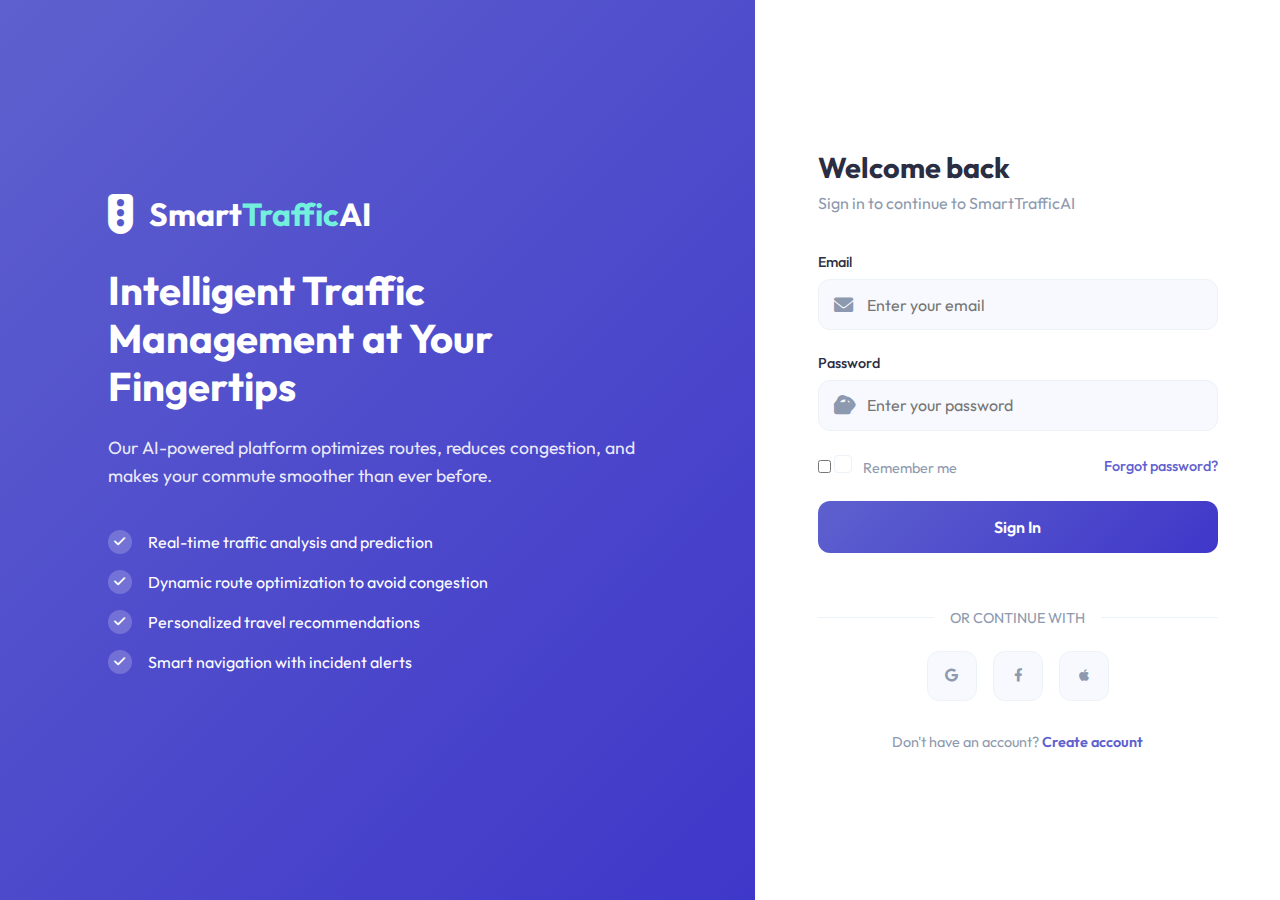
<file: login-redesign.html>
<!DOCTYPE html>
<html lang="en">
<head>
    <meta charset="UTF-8">
    <meta name="viewport" content="width=device-width, initial-scale=1.0">
    <title>Login - SmartTrafficAI</title>
    <link rel="stylesheet" href="https://cdnjs.cloudflare.com/ajax/libs/font-awesome/6.0.0-beta3/css/all.min.css">
    <link href="https://fonts.googleapis.com/css2?family=Outfit:wght@300;400;500;600;700&display=swap" rel="stylesheet">
    <style>
        :root {
            --primary: #5E60CE;
            --primary-light: #7862F2;
            --primary-dark: #3F37C9;
            --secondary: #64DFDF;
            --accent: #72EFDD;
            --background: #F8F9FE;
            --card-bg: #FFFFFF;
            --text-dark: #2B2D42;
            --text-muted: #8D99AE;
            --border-color: #EDF2F7;
            --error: #E53E3E;
            --success: #48BB78;
            --warning: #F6E05E;
            --info: #4299E1;
            --shadow: 0 10px 25px rgba(94, 96, 206, 0.07);
            --transition: all 0.3s ease;
        }

        * {
            margin: 0;
            padding: 0;
            box-sizing: border-box;
        }

        body {
            font-family: 'Outfit', sans-serif;
            background-color: var(--background);
            color: var(--text-dark);
            height: 100vh;
            display: flex;
            overflow: hidden;
        }

        .login-container {
            display: flex;
            width: 100%;
            height: 100%;
        }

        /* Left panel - Illustration */
        .login-illustration {
            flex: 1.2;
            background: linear-gradient(135deg, var(--primary), var(--primary-dark));
            display: flex;
            flex-direction: column;
            justify-content: center;
            align-items: center;
            padding: 2rem;
            position: relative;
            overflow: hidden;
        }

        .login-illustration::before {
            content: '';
            position: absolute;
            width: 120%;
            height: 120%;
            top: -10%;
            left: -10%;
            background: url('https://images.unsplash.com/photo-1597217190944-a649cba72554?ixlib=rb-1.2.1&auto=format&fit=crop&w=1000&q=80');
            background-size: cover;
            background-position: center;
            opacity: 0.1;
            filter: blur(2px);
        }

        .illustration-content {
            position: relative;
            z-index: 1;
            max-width: 540px;
            text-align: left;
        }

        .app-logo {
            margin-bottom: 2rem;
            display: flex;
            align-items: center;
            color: white;
        }

        .app-logo i {
            font-size: 2.5rem;
            margin-right: 1rem;
        }

        .app-logo h1 {
            font-size: 2rem;
            font-weight: 700;
        }

        .app-logo span {
            color: var(--accent);
        }

        .illustration-title {
            font-size: 2.5rem;
            font-weight: 700;
            color: white;
            margin-bottom: 1.5rem;
            line-height: 1.2;
        }

        .illustration-description {
            color: rgba(255, 255, 255, 0.9);
            font-size: 1.1rem;
            margin-bottom: 2.5rem;
            line-height: 1.6;
        }

        .feature-list {
            list-style: none;
            margin-bottom: 2rem;
        }

        .feature-item {
            display: flex;
            align-items: center;
            margin-bottom: 1rem;
            color: white;
        }

        .feature-icon {
            display: flex;
            align-items: center;
            justify-content: center;
            width: 24px;
            height: 24px;
            background-color: rgba(255, 255, 255, 0.2);
            border-radius: 50%;
            margin-right: 1rem;
        }

        .feature-icon i {
            font-size: 0.8rem;
            color: white;
        }

        /* Right panel - Form */
        .login-form-container {
            flex: 0.8;
            display: flex;
            justify-content: center;
            align-items: center;
            padding: 2rem;
            background-color: var(--card-bg);
        }

        .login-form-wrapper {
            width: 100%;
            max-width: 400px;
        }

        .login-welcome {
            margin-bottom: 2.5rem;
        }

        .login-welcome h2 {
            font-size: 1.8rem;
            font-weight: 700;
            margin-bottom: 0.5rem;
            color: var(--text-dark);
        }

        .login-welcome p {
            color: var(--text-muted);
            font-size: 1rem;
        }

        .input-group {
            position: relative;
            margin-bottom: 1.5rem;
        }

        .input-group label {
            display: block;
            margin-bottom: 0.5rem;
            font-weight: 500;
            color: var(--text-dark);
            font-size: 0.9rem;
        }

        .input-wrapper {
            position: relative;
        }

        .input-wrapper input {
            width: 100%;
            padding: 0.9rem 1rem 0.9rem 3rem;
            border: 1px solid var(--border-color);
            border-radius: 12px;
            font-size: 1rem;
            font-family: 'Outfit', sans-serif;
            transition: var(--transition);
            color: var(--text-dark);
            background-color: var(--background);
        }

        .input-wrapper input:focus {
            outline: none;
            border-color: var(--primary);
            box-shadow: 0 0 0 3px rgba(94, 96, 206, 0.1);
        }

        .input-wrapper i {
            position: absolute;
            left: 1rem;
            top: 50%;
            transform: translateY(-50%);
            color: var(--text-muted);
            font-size: 1.2rem;
        }

        .password-toggle {
            position: absolute;
            right: 1rem;
            top: 50%;
            transform: translateY(-50%);
            color: var(--text-muted);
            cursor: pointer;
            font-size: 1rem;
            transition: var(--transition);
        }

        .password-toggle:hover {
            color: var(--primary);
        }

        .error-message {
            color: var(--error);
            font-size: 0.85rem;
            margin-top: 0.5rem;
            display: none;
        }

        .error-message.show {
            display: block;
            animation: fadeIn 0.3s ease-in-out;
        }

        @keyframes fadeIn {
            from {
                opacity: 0;
                transform: translateY(-5px);
            }
            to {
                opacity: 1;
                transform: translateY(0);
            }
        }

        .login-options {
            display: flex;
            align-items: center;
            justify-content: space-between;
            margin-bottom: 1.5rem;
        }

        .remember-me {
            display: flex;
            align-items: center;
        }

        .custom-checkbox {
            position: relative;
            display: inline-block;
            width: 18px;
            height: 18px;
            border: 1px solid var(--border-color);
            border-radius: 4px;
            margin-right: 0.5rem;
            cursor: pointer;
            transition: var(--transition);
        }

        .custom-checkbox input {
            position: absolute;
            opacity: 0;
            cursor: pointer;
            height: 0;
            width: 0;
        }

        .checkmark {
            position: absolute;
            top: 50%;
            left: 50%;
            transform: translate(-50%, -50%);
            font-size: 0.7rem;
            color: white;
            display: none;
        }

        .custom-checkbox input:checked ~ .checkmark {
            display: block;
        }

        .custom-checkbox input:checked ~ .custom-checkbox {
            background-color: var(--primary);
            border-color: var(--primary);
        }

        .remember-me input:checked + .custom-checkbox {
            background-color: var(--primary);
            border-color: var(--primary);
        }

        .remember-me label {
            font-size: 0.9rem;
            color: var(--text-muted);
            cursor: pointer;
        }

        .forgot-password {
            font-size: 0.9rem;
            color: var(--primary);
            text-decoration: none;
            font-weight: 500;
            transition: var(--transition);
        }

        .forgot-password:hover {
            text-decoration: underline;
        }

        .btn-login {
            width: 100%;
            padding: 1rem;
            background: linear-gradient(135deg, var(--primary), var(--primary-dark));
            color: white;
            border: none;
            border-radius: 12px;
            font-size: 1rem;
            font-weight: 600;
            cursor: pointer;
            transition: var(--transition);
            margin-bottom: 2rem;
            font-family: 'Outfit', sans-serif;
            position: relative;
            overflow: hidden;
        }

        .btn-login:hover {
            transform: translateY(-2px);
            box-shadow: 0 4px 12px rgba(94, 96, 206, 0.2);
        }

        .btn-login:active {
            transform: translateY(0);
        }

        .btn-login .spinner {
            position: absolute;
            top: 0;
            left: 0;
            right: 0;
            bottom: 0;
            display: flex;
            align-items: center;
            justify-content: center;
            background: linear-gradient(135deg, var(--primary), var(--primary-dark));
            opacity: 0;
            visibility: hidden;
            transition: var(--transition);
        }

        .btn-login.loading .spinner {
            opacity: 1;
            visibility: visible;
        }

        .btn-login.loading .btn-text {
            opacity: 0;
        }

        .spinner-icon {
            width: 20px;
            height: 20px;
            border: 2px solid rgba(255, 255, 255, 0.3);
            border-top-color: white;
            border-radius: 50%;
            animation: spin 0.8s linear infinite;
        }

        @keyframes spin {
            to {
                transform: rotate(360deg);
            }
        }

        .divider {
            display: flex;
            align-items: center;
            margin: 1.5rem 0;
            color: var(--text-muted);
            font-size: 0.9rem;
        }

        .divider::before,
        .divider::after {
            content: "";
            flex: 1;
            height: 1px;
            background-color: var(--border-color);
        }

        .divider span {
            padding: 0 1rem;
        }

        .social-login {
            display: flex;
            justify-content: center;
            gap: 1rem;
            margin-bottom: 2rem;
        }

        .social-btn {
            display: flex;
            align-items: center;
            justify-content: center;
            width: 50px;
            height: 50px;
            border-radius: 12px;
            background-color: var(--background);
            border: 1px solid var(--border-color);
            color: var(--text-muted);
            transition: var(--transition);
            cursor: pointer;
        }

        .social-btn:hover {
            transform: translateY(-2px);
            box-shadow: var(--shadow);
            border-color: transparent;
        }

        .social-btn.google:hover {
            color: #DB4437;
        }

        .social-btn.facebook:hover {
            color: #4267B2;
        }

        .social-btn.apple:hover {
            color: #000000;
        }

        .signup-link {
            text-align: center;
            font-size: 0.9rem;
            color: var(--text-muted);
        }

        .signup-link a {
            color: var(--primary);
            text-decoration: none;
            font-weight: 600;
            transition: var(--transition);
        }

        .signup-link a:hover {
            text-decoration: underline;
        }

        .success-message {
            background-color: rgba(72, 187, 120, 0.1);
            color: var(--success);
            padding: 1rem;
            border-radius: 12px;
            margin-bottom: 1.5rem;
            display: flex;
            align-items: center;
            display: none;
        }

        .success-message.show {
            display: flex;
            animation: fadeIn 0.3s ease-in-out;
        }

        .success-message i {
            margin-right: 0.5rem;
            font-size: 1.2rem;
        }

        /* Responsive */
        @media (max-width: 992px) {
            body {
                overflow-y: auto;
            }
            
            .login-container {
                flex-direction: column;
                height: auto;
            }
            
            .login-illustration {
                display: none;
            }
            
            .login-form-container {
                padding: 2rem 1.5rem;
                min-height: 100vh;
            }
        }
    </style>
</head>
<body>
    <div class="login-container">
        <!-- Left side illustration -->
        <div class="login-illustration">
            <div class="illustration-content">
                <div class="app-logo">
                    <i class="fas fa-traffic-light"></i>
                    <h1>Smart<span>Traffic</span>AI</h1>
                </div>
                
                <h1 class="illustration-title">Intelligent Traffic Management at Your Fingertips</h1>
                <p class="illustration-description">Our AI-powered platform optimizes routes, reduces congestion, and makes your commute smoother than ever before.</p>
                
                <ul class="feature-list">
                    <li class="feature-item">
                        <div class="feature-icon"><i class="fas fa-check"></i></div>
                        <span>Real-time traffic analysis and prediction</span>
                    </li>
                    <li class="feature-item">
                        <div class="feature-icon"><i class="fas fa-check"></i></div>
                        <span>Dynamic route optimization to avoid congestion</span>
                    </li>
                    <li class="feature-item">
                        <div class="feature-icon"><i class="fas fa-check"></i></div>
                        <span>Personalized travel recommendations</span>
                    </li>
                    <li class="feature-item">
                        <div class="feature-icon"><i class="fas fa-check"></i></div>
                        <span>Smart navigation with incident alerts</span>
                    </li>
                </ul>
            </div>
        </div>
        
        <!-- Right side login form -->
        <div class="login-form-container">
            <div class="login-form-wrapper">
                <div class="login-welcome">
                    <h2>Welcome back</h2>
                    <p>Sign in to continue to SmartTrafficAI</p>
                </div>
                
                <div class="success-message" id="success-message">
                    <i class="fas fa-check-circle"></i>
                    <span>Login successful! Redirecting you to dashboard...</span>
                </div>
                
                <form id="login-form">
                    <div class="input-group">
                        <label for="email">Email</label>
                        <div class="input-wrapper">
                            <i class="fas fa-envelope"></i>
                            <input type="email" id="email" placeholder="Enter your email" required>
                        </div>
                        <div id="email-error" class="error-message">Please enter a valid email address</div>
                    </div>
                    
                    <div class="input-group">
                        <label for="password">Password</label>
                        <div class="input-wrapper">
                            <i class="fas fa-lock"></i>
                            <input type="password" id="password" placeholder="Enter your password" required>
                            <i class="fas fa-eye password-toggle" id="password-toggle"></i>
                        </div>
                        <div id="password-error" class="error-message">Password must be at least 8 characters</div>
                    </div>
                    
                    <div id="login-error" class="error-message">Invalid email or password</div>
                    
                    <div class="login-options">
                        <div class="remember-me">
                            <label class="checkbox-container">
                                <input type="checkbox" id="remember-me">
                                <div class="custom-checkbox">
                                    <i class="fas fa-check checkmark"></i>
                                </div>
                                <span>Remember me</span>
                            </label>
                        </div>
                        <a href="#" class="forgot-password">Forgot password?</a>
                    </div>
                    
                    <button type="submit" class="btn-login" id="btn-login">
                        <span class="btn-text">Sign In</span>
                        <div class="spinner">
                            <div class="spinner-icon"></div>
                        </div>
                    </button>
                </form>
                
                <div class="divider">
                    <span>OR CONTINUE WITH</span>
                </div>
                
                <div class="social-login">
                    <button class="social-btn google">
                        <i class="fab fa-google"></i>
                    </button>
                    <button class="social-btn facebook">
                        <i class="fab fa-facebook-f"></i>
                    </button>
                    <button class="social-btn apple">
                        <i class="fab fa-apple"></i>
                    </button>
                </div>
                
                <div class="signup-link">
                    <p>Don't have an account? <a href="signup-redesign.html">Create account</a></p>
                </div>
            </div>
        </div>
    </div>

    <script>
        document.addEventListener('DOMContentLoaded', function() {
            const loginForm = document.getElementById('login-form');
            const emailInput = document.getElementById('email');
            const passwordInput = document.getElementById('password');
            const emailError = document.getElementById('email-error');
            const passwordError = document.getElementById('password-error');
            const loginError = document.getElementById('login-error');
            const passwordToggle = document.getElementById('password-toggle');
            const btnLogin = document.getElementById('btn-login');
            const successMessage = document.getElementById('success-message');
            const rememberMeCheckbox = document.getElementById('remember-me');
            
            // Toggle password visibility
            passwordToggle.addEventListener('click', function() {
                const type = passwordInput.getAttribute('type') === 'password' ? 'text' : 'password';
                passwordInput.setAttribute('type', type);
                this.classList.toggle('fa-eye');
                this.classList.toggle('fa-eye-slash');
            });
            
            // Custom checkbox styling
            rememberMeCheckbox.addEventListener('change', function() {
                const customCheckbox = this.nextElementSibling;
                if (this.checked) {
                    customCheckbox.style.backgroundColor = 'var(--primary)';
                    customCheckbox.style.borderColor = 'var(--primary)';
                } else {
                    customCheckbox.style.backgroundColor = 'transparent';
                    customCheckbox.style.borderColor = 'var(--border-color)';
                }
            });
            
            // Email validation
            emailInput.addEventListener('blur', function() {
                const emailPattern = /^[^\s@]+@[^\s@]+\.[^\s@]+$/;
                if (!emailPattern.test(emailInput.value) && emailInput.value !== '') {
                    emailError.classList.add('show');
                } else {
                    emailError.classList.remove('show');
                }
            });
            
            // Password validation
            passwordInput.addEventListener('blur', function() {
                if (passwordInput.value.length < 8 && passwordInput.value !== '') {
                    passwordError.classList.add('show');
                } else {
                    passwordError.classList.remove('show');
                }
            });
            
            // Form submission
            loginForm.addEventListener('submit', function(e) {
                e.preventDefault();
                
                let isValid = true;
                
                // Validate email
                const emailPattern = /^[^\s@]+@[^\s@]+\.[^\s@]+$/;
                if (!emailPattern.test(emailInput.value)) {
                    emailError.classList.add('show');
                    isValid = false;
                } else {
                    emailError.classList.remove('show');
                }
                
                // Validate password
                if (passwordInput.value.length < 8) {
                    passwordError.classList.add('show');
                    isValid = false;
                } else {
                    passwordError.classList.remove('show');
                }
                
                if (isValid) {
                    // Show loading animation
                    btnLogin.classList.add('loading');
                    
                    // Simulate API call
                    setTimeout(() => {
                        // For demo purposes, check if email is "demo@example.com" and password is "password123"
                        if (emailInput.value === "demo@example.com" && passwordInput.value === "password123") {
                            // Hide login error if visible
                            loginError.classList.remove('show');
                            
                            // Show success message
                            successMessage.classList.add('show');
                            
                            // Store logged in status in localStorage
                            localStorage.setItem('isLoggedIn', 'true');
                            
                            // Store user info if remember me is checked
                            if (rememberMeCheckbox.checked) {
                                localStorage.setItem('userEmail', emailInput.value);
                            }
                            
                            // Redirect to dashboard after a short delay
                            setTimeout(() => {
                                window.location.href = 'dashboard-redesign.html';
                            }, 1500);
                        } else {
                            // Show login error
                            loginError.classList.add('show');
                            
                            // Stop loading animation
                            btnLogin.classList.remove('loading');
                        }
                    }, 1500);
                }
            });
            
            // Auto-fill demo credentials when clicking the email field 3 times (hidden feature)
            let clickCount = 0;
            emailInput.addEventListener('click', function() {
                clickCount++;
                if (clickCount >= 3) {
                    emailInput.value = 'demo@example.com';
                    passwordInput.value = 'password123';
                    clickCount = 0;
                }
            });
        });
    </script>
</body>
</html>
</file>
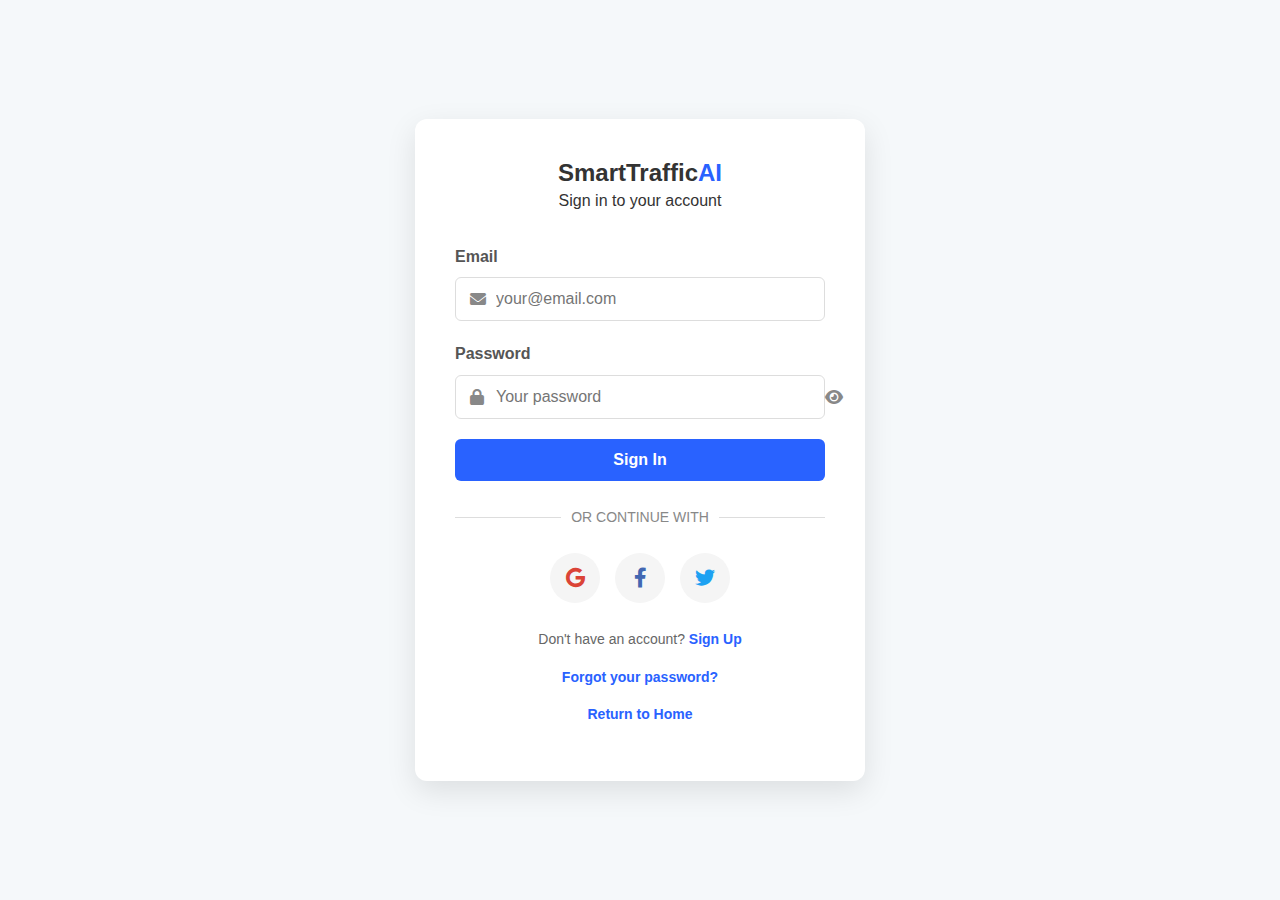
<file: login.html>
<!DOCTYPE html>
<html lang="en">
<head>
    <meta charset="UTF-8">
    <meta name="viewport" content="width=device-width, initial-scale=1.0">
    <title>Login - SmartTrafficAI</title>
    <link rel="stylesheet" href="css/styles.css">
    <link rel="stylesheet" href="https://cdnjs.cloudflare.com/ajax/libs/font-awesome/6.0.0-beta3/css/all.min.css">
    <style>
        body {
            background-color: #f5f8fa;
            font-family: 'Arial', sans-serif;
        }
        
        .auth-container {
            display: flex;
            justify-content: center;
            align-items: center;
            min-height: 100vh;
            padding: 20px;
        }
        
        .auth-card {
            background-color: #fff;
            border-radius: 12px;
            box-shadow: 0 10px 30px rgba(0, 0, 0, 0.1);
            width: 100%;
            max-width: 450px;
            padding: 40px;
        }
        
        .auth-header {
            text-align: center;
            margin-bottom: 30px;
        }
        
        .auth-header h1 {
            margin: 0;
            color: #333;
            font-size: 24px;
            font-weight: 700;
        }
        
        .auth-header h1 span {
            color: #2962ff;
        }
        
        .auth-form .form-group {
            margin-bottom: 20px;
        }
        
        .auth-form label {
            display: block;
            margin-bottom: 8px;
            font-weight: 600;
            color: #555;
        }
        
        .auth-form input {
            width: 100%;
            padding: 12px 15px;
            border: 1px solid #ddd;
            border-radius: 6px;
            font-size: 16px;
            transition: border-color 0.3s;
        }
        
        .auth-form input:focus {
            border-color: #2962ff;
            outline: none;
        }
        
        .input-with-icon {
            position: relative;
        }
        
        .input-with-icon input {
            padding-left: 40px;
        }
        
        .input-with-icon i {
            position: absolute;
            left: 15px;
            top: 50%;
            transform: translateY(-50%);
            color: #888;
        }
        
        .password-toggle {
            position: absolute;
            right: 15px;
            top: 50%;
            transform: translateY(-50%);
            color: #888;
            cursor: pointer;
        }
        
        .error-message {
            color: #d32f2f;
            font-size: 14px;
            margin-top: 5px;
            display: none;
        }
        
        .show-error {
            display: block;
        }
        
        .auth-button {
            width: 100%;
            padding: 12px;
            background-color: #2962ff;
            color: white;
            border: none;
            border-radius: 6px;
            font-size: 16px;
            font-weight: 600;
            cursor: pointer;
            transition: background-color 0.3s;
        }
        
        .auth-button:hover {
            background-color: #1e4ec7;
        }
        
        .auth-links {
            margin-top: 25px;
            text-align: center;
            font-size: 14px;
            color: #666;
        }
        
        .auth-links a {
            color: #2962ff;
            text-decoration: none;
            font-weight: 600;
        }
        
        .auth-links a:hover {
            text-decoration: underline;
        }
        
        .divider {
            display: flex;
            align-items: center;
            margin: 25px 0;
        }
        
        .divider::before, .divider::after {
            content: "";
            flex: 1;
            border-bottom: 1px solid #ddd;
        }
        
        .divider span {
            padding: 0 10px;
            color: #888;
            font-size: 14px;
        }
        
        .social-login {
            display: flex;
            justify-content: center;
            gap: 15px;
            margin-top: 20px;
        }
        
        .social-button {
            display: flex;
            align-items: center;
            justify-content: center;
            width: 50px;
            height: 50px;
            border-radius: 50%;
            background-color: #f5f5f5;
            transition: background-color 0.3s;
        }
        
        .social-button:hover {
            background-color: #eaeaea;
        }
        
        .social-button i {
            font-size: 20px;
        }
        
        .social-button.google i {
            color: #DB4437;
        }
        
        .social-button.facebook i {
            color: #4267B2;
        }
        
        .social-button.twitter i {
            color: #1DA1F2;
        }
    </style>
</head>
<body data-theme="default">
    <div class="auth-container">
        <div class="auth-card">
            <div class="auth-header">
                <h1>SmartTraffic<span>AI</span></h1>
                <p>Sign in to your account</p>
            </div>
            
            <form id="login-form" class="auth-form">
                <div class="form-group">
                    <label for="email">Email</label>
                    <div class="input-with-icon">
                        <i class="fas fa-envelope"></i>
                        <input type="email" id="email" placeholder="your@email.com" required>
                    </div>
                    <div id="email-error" class="error-message">Please enter a valid email address</div>
                </div>
                
                <div class="form-group">
                    <label for="password">Password</label>
                    <div class="input-with-icon">
                        <i class="fas fa-lock"></i>
                        <input type="password" id="password" placeholder="Your password" required>
                        <span class="password-toggle" id="password-toggle">
                            <i class="fas fa-eye"></i>
                        </span>
                    </div>
                    <div id="password-error" class="error-message">Password must be at least 8 characters</div>
                </div>
                
                <div id="login-error" class="error-message">Invalid email or password</div>
                
                <button type="submit" class="auth-button">Sign In</button>
            </form>
            
            <div class="divider">
                <span>OR CONTINUE WITH</span>
            </div>
            
            <div class="social-login">
                <a href="#" class="social-button google">
                    <i class="fab fa-google"></i>
                </a>
                <a href="#" class="social-button facebook">
                    <i class="fab fa-facebook-f"></i>
                </a>
                <a href="#" class="social-button twitter">
                    <i class="fab fa-twitter"></i>
                </a>
            </div>
            
            <div class="auth-links">
                <p>Don't have an account? <a href="signup.html">Sign Up</a></p>
                <p><a href="#">Forgot your password?</a></p>
                <p><a href="index.html">Return to Home</a></p>
            </div>
        </div>
    </div>

    <script>
        document.addEventListener('DOMContentLoaded', function() {
            const loginForm = document.getElementById('login-form');
            const emailInput = document.getElementById('email');
            const passwordInput = document.getElementById('password');
            const emailError = document.getElementById('email-error');
            const passwordError = document.getElementById('password-error');
            const loginError = document.getElementById('login-error');
            const passwordToggle = document.getElementById('password-toggle');
            
            // Toggle password visibility
            passwordToggle.addEventListener('click', function() {
                const type = passwordInput.getAttribute('type') === 'password' ? 'text' : 'password';
                passwordInput.setAttribute('type', type);
                const icon = passwordToggle.querySelector('i');
                icon.classList.toggle('fa-eye');
                icon.classList.toggle('fa-eye-slash');
            });
            
            // Email validation
            emailInput.addEventListener('blur', function() {
                const emailPattern = /^[^\s@]+@[^\s@]+\.[^\s@]+$/;
                if (!emailPattern.test(emailInput.value) && emailInput.value !== '') {
                    emailError.classList.add('show-error');
                } else {
                    emailError.classList.remove('show-error');
                }
            });
            
            // Password validation
            passwordInput.addEventListener('blur', function() {
                if (passwordInput.value.length < 8 && passwordInput.value !== '') {
                    passwordError.classList.add('show-error');
                } else {
                    passwordError.classList.remove('show-error');
                }
            });
            
            // Form submission
            loginForm.addEventListener('submit', function(e) {
                e.preventDefault();
                
                let isValid = true;
                
                // Validate email
                const emailPattern = /^[^\s@]+@[^\s@]+\.[^\s@]+$/;
                if (!emailPattern.test(emailInput.value)) {
                    emailError.classList.add('show-error');
                    isValid = false;
                } else {
                    emailError.classList.remove('show-error');
                }
                
                // Validate password
                if (passwordInput.value.length < 8) {
                    passwordError.classList.add('show-error');
                    isValid = false;
                } else {
                    passwordError.classList.remove('show-error');
                }
                
                if (isValid) {
                    // For demo purposes, check if email is "demo@example.com" and password is "password123"
                    if (emailInput.value === "demo@example.com" && passwordInput.value === "password123") {
                        // Store logged in status in localStorage
                        localStorage.setItem('isLoggedIn', 'true');
                        // Redirect to dashboard
                        window.location.href = 'dashboard.html';
                    } else {
                        // Show login error
                        loginError.classList.add('show-error');
                        setTimeout(() => {
                            loginError.classList.remove('show-error');
                        }, 3000);
                    }
                }
            });
        });
    </script>
</body>
</html>
</file>
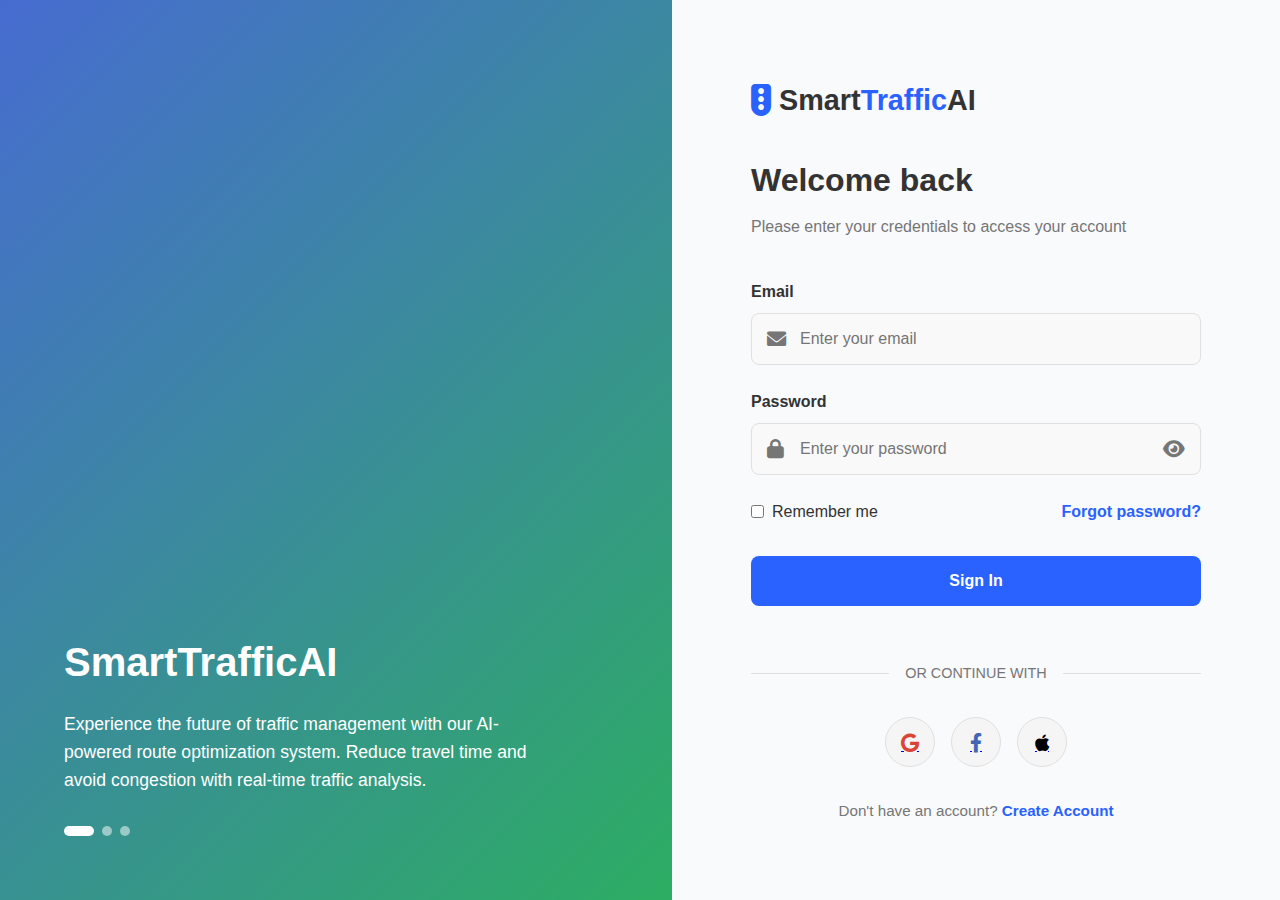
<file: login_new.html>
<!DOCTYPE html>
<html lang="en">
<head>
    <meta charset="UTF-8">
    <meta name="viewport" content="width=device-width, initial-scale=1.0">
    <title>Login - SmartTrafficAI</title>
    <link rel="stylesheet" href="https://cdnjs.cloudflare.com/ajax/libs/font-awesome/6.0.0-beta3/css/all.min.css">
    <link href="https://fonts.googleapis.com/css2?family=Poppins:wght@300;400;500;600;700&display=swap" rel="stylesheet">
    <style>
        :root {
            --primary-color: #2962ff;
            --primary-dark: #0039cb;
            --primary-light: #768fff;
            --secondary-color: #00c853;
            --text-dark: #333;
            --text-light: #767676;
            --white: #ffffff;
            --error: #f44336;
            --success: #4caf50;
            --warning: #ff9800;
            --info: #2196f3;
            --border-radius: 8px;
            --box-shadow: 0 8px 30px rgba(0,0,0,0.12);
            --transition: all 0.3s ease;
        }

        * {
            margin: 0;
            padding: 0;
            box-sizing: border-box;
        }

        body {
            font-family: 'Segoe UI', Tahoma, Geneva, Verdana, sans-serif;
            line-height: 1.6;
            color: var(--text-dark);
            background-color: #f9fafc;
            height: 100vh;
            overflow: hidden;
        }

        .login-container {
            display: flex;
            height: 100vh;
        }

        /* Left side - Image */
        .login-image {
            flex: 1;
            background: linear-gradient(rgba(0, 0, 0, 0.5), rgba(0, 0, 0, 0.5)), url('https://images.unsplash.com/photo-1449824913935-59a10b8d2000?ixlib=rb-1.2.1&ixid=eyJhcHBfaWQiOjEyMDd9&auto=format&fit=crop&w=1920&q=80');
            background-size: cover;
            background-position: center;
            display: flex;
            flex-direction: column;
            justify-content: flex-end;
            padding: 4rem;
            color: var(--white);
            position: relative;
        }

        .login-image::before {
            content: '';
            position: absolute;
            top: 0;
            left: 0;
            width: 100%;
            height: 100%;
            background: linear-gradient(135deg, rgba(41, 98, 255, 0.8), rgba(0, 200, 83, 0.8));
            opacity: 0.8;
            z-index: 0;
        }

        .image-content {
            position: relative;
            z-index: 1;
        }

        .image-content h1 {
            font-size: 2.5rem;
            margin-bottom: 1rem;
            font-weight: 700;
        }

        .image-content p {
            font-size: 1.1rem;
            margin-bottom: 1.5rem;
            line-height: 1.6;
            max-width: 500px;
        }

        .image-dots {
            display: flex;
            gap: 8px;
            margin-top: 2rem;
        }

        .dot {
            width: 10px;
            height: 10px;
            border-radius: 50%;
            background-color: rgba(255, 255, 255, 0.5);
        }

        .dot.active {
            background-color: var(--white);
            width: 30px;
            border-radius: 10px;
        }

        /* Right side - Form */
        .login-form-container {
            flex: 1;
            display: flex;
            justify-content: center;
            align-items: center;
            padding: 2rem;
            overflow-y: auto;
        }

        .login-form-wrapper {
            width: 100%;
            max-width: 450px;
        }

        .logo {
            display: flex;
            align-items: center;
            margin-bottom: 2rem;
        }

        .logo i {
            font-size: 2rem;
            color: var(--primary-color);
            margin-right: 0.5rem;
        }

        .logo h2 {
            font-size: 1.8rem;
            font-weight: 700;
        }

        .logo span {
            color: var(--primary-color);
        }

        .welcome-text {
            margin-bottom: 2.5rem;
        }

        .welcome-text h1 {
            font-size: 2rem;
            margin-bottom: 0.5rem;
            font-weight: 700;
        }

        .welcome-text p {
            color: var(--text-light);
            font-size: 1rem;
        }

        .form-group {
            margin-bottom: 1.5rem;
        }

        .form-group label {
            display: block;
            margin-bottom: 0.5rem;
            font-weight: 600;
            color: var(--text-dark);
        }

        .input-group {
            position: relative;
        }

        .input-group input {
            width: 100%;
            padding: 1rem 1rem 1rem 3rem;
            border: 1px solid #e0e0e0;
            border-radius: var(--border-radius);
            font-size: 1rem;
            transition: var(--transition);
            background-color: #f9f9f9;
        }

        .input-group input:focus {
            border-color: var(--primary-color);
            box-shadow: 0 0 0 4px rgba(41, 98, 255, 0.1);
            outline: none;
            background-color: var(--white);
        }

        .input-group .icon {
            position: absolute;
            left: 1rem;
            top: 50%;
            transform: translateY(-50%);
            color: var(--text-light);
            font-size: 1.2rem;
        }

        .password-toggle {
            position: absolute;
            right: 1rem;
            top: 50%;
            transform: translateY(-50%);
            color: var(--text-light);
            cursor: pointer;
            font-size: 1.2rem;
        }

        .error-message {
            color: var(--error);
            font-size: 0.85rem;
            margin-top: 0.5rem;
            display: none;
        }

        .show-error {
            display: block;
            animation: shake 0.5s;
        }

        @keyframes shake {
            0%, 100% { transform: translateX(0); }
            10%, 30%, 50%, 70%, 90% { transform: translateX(-5px); }
            20%, 40%, 60%, 80% { transform: translateX(5px); }
        }

        .form-footer {
            display: flex;
            justify-content: space-between;
            align-items: center;
            margin-bottom: 2rem;
        }

        .remember-me {
            display: flex;
            align-items: center;
        }

        .remember-me input {
            margin-right: 0.5rem;
            accent-color: var(--primary-color);
        }

        .forgot-password {
            color: var(--primary-color);
            text-decoration: none;
            font-weight: 600;
            transition: var(--transition);
        }

        .forgot-password:hover {
            text-decoration: underline;
        }

        .submit-btn {
            width: 100%;
            padding: 1rem;
            background-color: var(--primary-color);
            color: var(--white);
            border: none;
            border-radius: var(--border-radius);
            font-size: 1rem;
            font-weight: 600;
            cursor: pointer;
            transition: var(--transition);
            margin-bottom: 1.5rem;
            position: relative;
            overflow: hidden;
        }

        .submit-btn:hover {
            background-color: var(--primary-dark);
        }

        .submit-btn:active {
            transform: scale(0.98);
        }

        .submit-btn .loading {
            position: absolute;
            top: 0;
            left: 0;
            width: 100%;
            height: 100%;
            display: flex;
            justify-content: center;
            align-items: center;
            background-color: var(--primary-color);
            opacity: 0;
            visibility: hidden;
            transition: var(--transition);
        }

        .submit-btn.loading .loading {
            opacity: 1;
            visibility: visible;
        }

        .spinner {
            width: 20px;
            height: 20px;
            border: 3px solid rgba(255, 255, 255, 0.3);
            border-radius: 50%;
            border-top-color: var(--white);
            animation: spin 1s ease-in-out infinite;
        }

        @keyframes spin {
            to { transform: rotate(360deg); }
        }

        .divider {
            display: flex;
            align-items: center;
            margin: 2rem 0;
        }

        .divider::before, .divider::after {
            content: "";
            flex: 1;
            border-bottom: 1px solid #e0e0e0;
        }

        .divider span {
            padding: 0 1rem;
            color: var(--text-light);
            font-size: 0.9rem;
        }

        .social-login {
            display: flex;
            justify-content: center;
            gap: 1rem;
            margin-bottom: 2rem;
        }

        .social-btn {
            display: flex;
            align-items: center;
            justify-content: center;
            width: 50px;
            height: 50px;
            border-radius: 50%;
            background-color: #f5f5f5;
            transition: var(--transition);
            border: 1px solid #e0e0e0;
        }

        .social-btn:hover {
            background-color: #e0e0e0;
            transform: translateY(-3px);
        }

        .social-btn i {
            font-size: 1.2rem;
        }

        .social-btn.google i {
            color: #DB4437;
        }

        .social-btn.facebook i {
            color: #4267B2;
        }

        .social-btn.apple i {
            color: #000;
        }

        .register-link {
            text-align: center;
            color: var(--text-light);
            font-size: 0.95rem;
        }

        .register-link a {
            color: var(--primary-color);
            text-decoration: none;
            font-weight: 600;
            transition: var(--transition);
        }

        .register-link a:hover {
            text-decoration: underline;
        }

        /* Success message */
        .success-message {
            background-color: rgba(76, 175, 80, 0.1);
            border-left: 4px solid var(--success);
            padding: 1rem;
            border-radius: var(--border-radius);
            margin-bottom: 1.5rem;
            display: none;
        }

        .success-message.show {
            display: flex;
            align-items: center;
        }

        .success-message i {
            color: var(--success);
            margin-right: 0.5rem;
            font-size: 1.2rem;
        }

        /* Responsive design */
        @media (max-width: 992px) {
            .login-container {
                flex-direction: column;
                overflow-y: auto;
                height: auto;
            }

            .login-image {
                flex: 0 0 300px;
                padding: 2rem;
            }

            .login-form-container {
                padding: 2rem 1rem;
            }

            body {
                overflow-y: auto;
            }
        }

        @media (max-width: 576px) {
            .login-image {
                flex: 0 0 200px;
                padding: 1rem;
            }

            .image-content h1 {
                font-size: 1.8rem;
            }

            .image-content p {
                font-size: 1rem;
            }

            .login-form-wrapper {
                padding: 0 1rem;
            }

            .welcome-text h1 {
                font-size: 1.5rem;
            }

            .form-footer {
                flex-direction: column;
                align-items: flex-start;
                gap: 1rem;
            }
        }
    </style>
</head>
<body>
    <div class="login-container">
        <!-- Left side with background image -->
        <div class="login-image">
            <div class="image-content">
                <h1>SmartTrafficAI</h1>
                <p>Experience the future of traffic management with our AI-powered route optimization system. Reduce travel time and avoid congestion with real-time traffic analysis.</p>
                <div class="image-dots">
                    <div class="dot active"></div>
                    <div class="dot"></div>
                    <div class="dot"></div>
                </div>
            </div>
        </div>

        <!-- Right side with login form -->
        <div class="login-form-container">
            <div class="login-form-wrapper">
                <div class="logo">
                    <i class="fas fa-traffic-light"></i>
                    <h2>Smart<span>Traffic</span>AI</h2>
                </div>

                <div class="welcome-text">
                    <h1>Welcome back</h1>
                    <p>Please enter your credentials to access your account</p>
                </div>

                <div class="success-message" id="success-message">
                    <i class="fas fa-check-circle"></i>
                    <span>Login successful! Redirecting...</span>
                </div>

                <form id="login-form">
                    <div class="form-group">
                        <label for="email">Email</label>
                        <div class="input-group">
                            <i class="fas fa-envelope icon"></i>
                            <input type="email" id="email" placeholder="Enter your email" required>
                        </div>
                        <div id="email-error" class="error-message">Please enter a valid email address</div>
                    </div>

                    <div class="form-group">
                        <label for="password">Password</label>
                        <div class="input-group">
                            <i class="fas fa-lock icon"></i>
                            <input type="password" id="password" placeholder="Enter your password" required>
                            <i class="fas fa-eye password-toggle" id="password-toggle"></i>
                        </div>
                        <div id="password-error" class="error-message">Password must be at least 8 characters</div>
                    </div>

                    <div id="login-error" class="error-message">Invalid email or password</div>

                    <div class="form-footer">
                        <div class="remember-me">
                            <input type="checkbox" id="remember-me">
                            <label for="remember-me">Remember me</label>
                        </div>
                        <a href="#" class="forgot-password">Forgot password?</a>
                    </div>

                    <button type="submit" class="submit-btn" id="login-btn">
                        <span>Sign In</span>
                        <div class="loading">
                            <div class="spinner"></div>
                        </div>
                    </button>
                </form>

                <div class="divider">
                    <span>OR CONTINUE WITH</span>
                </div>

                <div class="social-login">
                    <a href="#" class="social-btn google">
                        <i class="fab fa-google"></i>
                    </a>
                    <a href="#" class="social-btn facebook">
                        <i class="fab fa-facebook-f"></i>
                    </a>
                    <a href="#" class="social-btn apple">
                        <i class="fab fa-apple"></i>
                    </a>
                </div>

                <div class="register-link">
                    <p>Don't have an account? <a href="signup.html">Create Account</a></p>
                </div>
            </div>
        </div>
    </div>

    <script>
        document.addEventListener('DOMContentLoaded', function() {
            const loginForm = document.getElementById('login-form');
            const emailInput = document.getElementById('email');
            const passwordInput = document.getElementById('password');
            const emailError = document.getElementById('email-error');
            const passwordError = document.getElementById('password-error');
            const loginError = document.getElementById('login-error');
            const passwordToggle = document.getElementById('password-toggle');
            const loginBtn = document.getElementById('login-btn');
            const successMessage = document.getElementById('success-message');
            
            // Toggle password visibility
            passwordToggle.addEventListener('click', function() {
                const type = passwordInput.getAttribute('type') === 'password' ? 'text' : 'password';
                passwordInput.setAttribute('type', type);
                this.classList.toggle('fa-eye');
                this.classList.toggle('fa-eye-slash');
            });
            
            // Email validation
            emailInput.addEventListener('blur', function() {
                const emailPattern = /^[^\s@]+@[^\s@]+\.[^\s@]+$/;
                if (!emailPattern.test(emailInput.value) && emailInput.value !== '') {
                    emailError.classList.add('show-error');
                    emailInput.style.borderColor = 'var(--error)';
                } else {
                    emailError.classList.remove('show-error');
                    emailInput.style.borderColor = '';
                }
            });
            
            // Password validation
            passwordInput.addEventListener('blur', function() {
                if (passwordInput.value.length < 8 && passwordInput.value !== '') {
                    passwordError.classList.add('show-error');
                    passwordInput.style.borderColor = 'var(--error)';
                } else {
                    passwordError.classList.remove('show-error');
                    passwordInput.style.borderColor = '';
                }
            });
            
            // Form submission
            loginForm.addEventListener('submit', function(e) {
                e.preventDefault();
                
                let isValid = true;
                
                // Validate email
                const emailPattern = /^[^\s@]+@[^\s@]+\.[^\s@]+$/;
                if (!emailPattern.test(emailInput.value)) {
                    emailError.classList.add('show-error');
                    emailInput.style.borderColor = 'var(--error)';
                    isValid = false;
                } else {
                    emailError.classList.remove('show-error');
                    emailInput.style.borderColor = '';
                }
                
                // Validate password
                if (passwordInput.value.length < 8) {
                    passwordError.classList.add('show-error');
                    passwordInput.style.borderColor = 'var(--error)';
                    isValid = false;
                } else {
                    passwordError.classList.remove('show-error');
                    passwordInput.style.borderColor = '';
                }
                
                if (isValid) {
                    // Show loading animation
                    loginBtn.classList.add('loading');
                    
                    // Simulate API call
                    setTimeout(() => {
                        // For demo purposes, check if email is "demo@example.com" and password is "password123"
                        if (emailInput.value === "demo@gmail.com" && passwordInput.value === "password123") {
                            // Hide login error if visible
                            loginError.classList.remove('show-error');
                            
                            // Show success message
                            successMessage.classList.add('show');
                            
                            // Store logged in status in localStorage
                            localStorage.setItem('isLoggedIn', 'true');
                            
                            // Redirect to dashboard after a short delay
                            setTimeout(() => {
                                window.location.href = 'dashboard.html';
                            }, 1500);
                        } else {
                            // Show login error
                            loginError.classList.add('show-error');
                            
                            // Stop loading animation
                            loginBtn.classList.remove('loading');
                        }
                    }, 1500);
                }
            });
            
            // Auto-fill demo credentials when clicking the email field 3 times (hidden feature)
            let clickCount = 0;
            emailInput.addEventListener('click', function() {
                clickCount++;
                if (clickCount >= 3) {
                    emailInput.value = 'demo@gmail.com';
                    passwordInput.value = '12345678';
                    clickCount = 0;
                }
            });
        });
    </script>
</body>
</html>
</file>
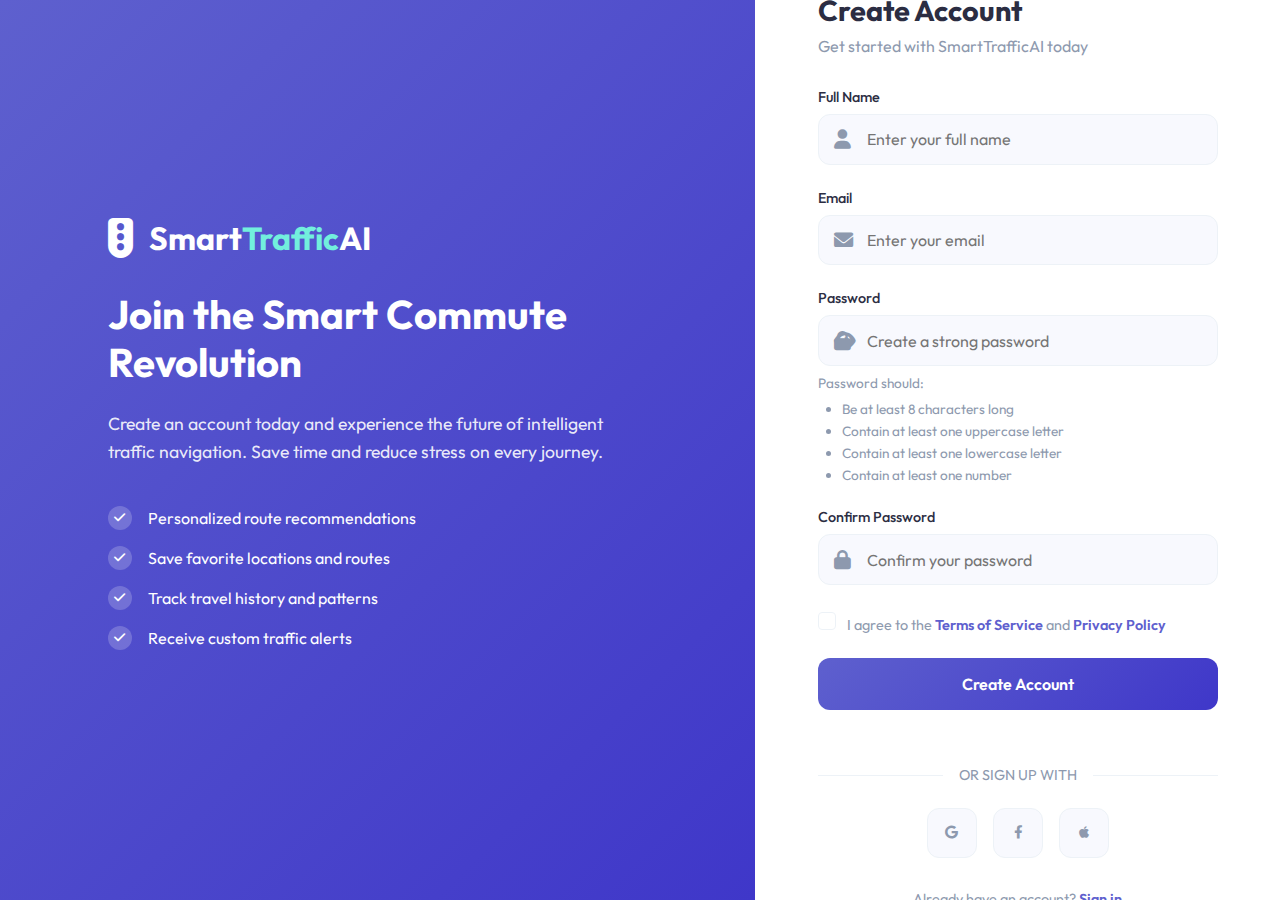
<file: signup-redesign.html>
<!DOCTYPE html>
<html lang="en">
<head>
    <meta charset="UTF-8">
    <meta name="viewport" content="width=device-width, initial-scale=1.0">
    <title>Sign Up - SmartTrafficAI</title>
    <link rel="stylesheet" href="https://cdnjs.cloudflare.com/ajax/libs/font-awesome/6.0.0-beta3/css/all.min.css">
    <link href="https://fonts.googleapis.com/css2?family=Outfit:wght@300;400;500;600;700&display=swap" rel="stylesheet">
    <style>
        :root {
            --primary: #5E60CE;
            --primary-light: #7862F2;
            --primary-dark: #3F37C9;
            --secondary: #64DFDF;
            --accent: #72EFDD;
            --background: #F8F9FE;
            --card-bg: #FFFFFF;
            --text-dark: #2B2D42;
            --text-muted: #8D99AE;
            --border-color: #EDF2F7;
            --error: #E53E3E;
            --success: #48BB78;
            --warning: #F6E05E;
            --info: #4299E1;
            --shadow: 0 10px 25px rgba(94, 96, 206, 0.07);
            --transition: all 0.3s ease;
        }

        * {
            margin: 0;
            padding: 0;
            box-sizing: border-box;
        }

        body {
            font-family: 'Outfit', sans-serif;
            background-color: var(--background);
            color: var(--text-dark);
            height: 100vh;
            display: flex;
            overflow: hidden;
        }

        .signup-container {
            display: flex;
            width: 100%;
            height: 100%;
        }

        /* Left side - Illustration */
        .signup-illustration {
            flex: 1.2;
            background: linear-gradient(135deg, var(--primary), var(--primary-dark));
            display: flex;
            flex-direction: column;
            justify-content: center;
            align-items: center;
            padding: 2rem;
            position: relative;
            overflow: hidden;
        }

        .signup-illustration::before {
            content: '';
            position: absolute;
            width: 120%;
            height: 120%;
            top: -10%;
            left: -10%;
            background: url('https://images.unsplash.com/photo-1548071442-a6163d548b80?ixlib=rb-1.2.1&auto=format&fit=crop&w=1000&q=80');
            background-size: cover;
            background-position: center;
            opacity: 0.1;
            filter: blur(2px);
        }

        .illustration-content {
            position: relative;
            z-index: 1;
            max-width: 540px;
            text-align: left;
        }

        .app-logo {
            margin-bottom: 2rem;
            display: flex;
            align-items: center;
            color: white;
        }

        .app-logo i {
            font-size: 2.5rem;
            margin-right: 1rem;
        }

        .app-logo h1 {
            font-size: 2rem;
            font-weight: 700;
        }

        .app-logo span {
            color: var(--accent);
        }

        .illustration-title {
            font-size: 2.5rem;
            font-weight: 700;
            color: white;
            margin-bottom: 1.5rem;
            line-height: 1.2;
        }

        .illustration-description {
            color: rgba(255, 255, 255, 0.9);
            font-size: 1.1rem;
            margin-bottom: 2.5rem;
            line-height: 1.6;
        }

        .feature-list {
            list-style: none;
            margin-bottom: 2rem;
        }

        .feature-item {
            display: flex;
            align-items: center;
            margin-bottom: 1rem;
            color: white;
        }

        .feature-icon {
            display: flex;
            align-items: center;
            justify-content: center;
            width: 24px;
            height: 24px;
            background-color: rgba(255, 255, 255, 0.2);
            border-radius: 50%;
            margin-right: 1rem;
        }

        .feature-icon i {
            font-size: 0.8rem;
            color: white;
        }

        /* Right panel - Form */
        .signup-form-container {
            flex: 0.8;
            display: flex;
            justify-content: center;
            align-items: center;
            padding: 2rem;
            background-color: var(--card-bg);
            overflow-y: auto;
        }

        .signup-form-wrapper {
            width: 100%;
            max-width: 400px;
        }

        .signup-welcome {
            margin-bottom: 2rem;
        }

        .signup-welcome h2 {
            font-size: 1.8rem;
            font-weight: 700;
            margin-bottom: 0.5rem;
            color: var(--text-dark);
        }

        .signup-welcome p {
            color: var(--text-muted);
            font-size: 1rem;
        }

        .input-group {
            position: relative;
            margin-bottom: 1.5rem;
        }

        .input-group label {
            display: block;
            margin-bottom: 0.5rem;
            font-weight: 500;
            color: var(--text-dark);
            font-size: 0.9rem;
        }

        .input-wrapper {
            position: relative;
        }

        .input-wrapper input {
            width: 100%;
            padding: 0.9rem 1rem 0.9rem 3rem;
            border: 1px solid var(--border-color);
            border-radius: 12px;
            font-size: 1rem;
            font-family: 'Outfit', sans-serif;
            transition: var(--transition);
            color: var(--text-dark);
            background-color: var(--background);
        }

        .input-wrapper input:focus {
            outline: none;
            border-color: var(--primary);
            box-shadow: 0 0 0 3px rgba(94, 96, 206, 0.1);
        }

        .input-wrapper i {
            position: absolute;
            left: 1rem;
            top: 50%;
            transform: translateY(-50%);
            color: var(--text-muted);
            font-size: 1.2rem;
        }

        .password-toggle {
            position: absolute;
            right: 1rem;
            top: 50%;
            transform: translateY(-50%);
            color: var(--text-muted);
            cursor: pointer;
            font-size: 1rem;
            transition: var(--transition);
        }

        .password-toggle:hover {
            color: var(--primary);
        }

        .error-message {
            color: var(--error);
            font-size: 0.85rem;
            margin-top: 0.5rem;
            display: none;
        }

        .error-message.show {
            display: block;
            animation: fadeIn 0.3s ease-in-out;
        }

        @keyframes fadeIn {
            from {
                opacity: 0;
                transform: translateY(-5px);
            }
            to {
                opacity: 1;
                transform: translateY(0);
            }
        }

        .password-requirements {
            margin-top: 0.5rem;
            font-size: 0.85rem;
            color: var(--text-muted);
        }

        .password-requirements ul {
            padding-left: 1.5rem;
            margin: 0.5rem 0;
        }

        .password-requirements li {
            margin-bottom: 0.25rem;
            transition: var(--transition);
        }

        .password-requirements li.valid {
            color: var(--success);
        }

        .password-requirements li.valid::before {
            content: "✓ ";
        }

        .terms-checkbox {
            display: flex;
            align-items: flex-start;
            margin-bottom: 1.5rem;
        }

        .terms-checkbox input {
            position: absolute;
            opacity: 0;
            cursor: pointer;
            height: 0;
            width: 0;
        }

        .terms-checkbox .custom-checkbox {
            position: relative;
            display: inline-block;
            width: 18px;
            height: 18px;
            border: 1px solid var(--border-color);
            border-radius: 4px;
            margin-right: 0.5rem;
            margin-top: 0.2rem;
            cursor: pointer;
            transition: var(--transition);
            flex-shrink: 0;
        }

        .terms-checkbox .checkmark {
            position: absolute;
            top: 50%;
            left: 50%;
            transform: translate(-50%, -50%);
            font-size: 0.7rem;
            color: white;
            display: none;
        }

        .terms-checkbox input:checked ~ .custom-checkbox {
            background-color: var(--primary);
            border-color: var(--primary);
        }

        .terms-checkbox input:checked ~ .custom-checkbox .checkmark {
            display: block;
        }

        .terms-checkbox label {
            font-size: 0.9rem;
            color: var(--text-muted);
            cursor: pointer;
        }

        .terms-checkbox a {
            color: var(--primary);
            text-decoration: none;
            font-weight: 600;
            transition: var(--transition);
        }

        .terms-checkbox a:hover {
            text-decoration: underline;
        }

        .btn-signup {
            width: 100%;
            padding: 1rem;
            background: linear-gradient(135deg, var(--primary), var(--primary-dark));
            color: white;
            border: none;
            border-radius: 12px;
            font-size: 1rem;
            font-weight: 600;
            cursor: pointer;
            transition: var(--transition);
            margin-bottom: 2rem;
            font-family: 'Outfit', sans-serif;
            position: relative;
            overflow: hidden;
        }

        .btn-signup:hover {
            transform: translateY(-2px);
            box-shadow: 0 4px 12px rgba(94, 96, 206, 0.2);
        }

        .btn-signup:active {
            transform: translateY(0);
        }

        .btn-signup .spinner {
            position: absolute;
            top: 0;
            left: 0;
            right: 0;
            bottom: 0;
            display: flex;
            align-items: center;
            justify-content: center;
            background: linear-gradient(135deg, var(--primary), var(--primary-dark));
            opacity: 0;
            visibility: hidden;
            transition: var(--transition);
        }

        .btn-signup.loading .spinner {
            opacity: 1;
            visibility: visible;
        }

        .btn-signup.loading .btn-text {
            opacity: 0;
        }

        .spinner-icon {
            width: 20px;
            height: 20px;
            border: 2px solid rgba(255, 255, 255, 0.3);
            border-top-color: white;
            border-radius: 50%;
            animation: spin 0.8s linear infinite;
        }

        @keyframes spin {
            to {
                transform: rotate(360deg);
            }
        }

        .divider {
            display: flex;
            align-items: center;
            margin: 1.5rem 0;
            color: var(--text-muted);
            font-size: 0.9rem;
        }

        .divider::before,
        .divider::after {
            content: "";
            flex: 1;
            height: 1px;
            background-color: var(--border-color);
        }

        .divider span {
            padding: 0 1rem;
        }

        .social-login {
            display: flex;
            justify-content: center;
            gap: 1rem;
            margin-bottom: 2rem;
        }

        .social-btn {
            display: flex;
            align-items: center;
            justify-content: center;
            width: 50px;
            height: 50px;
            border-radius: 12px;
            background-color: var(--background);
            border: 1px solid var(--border-color);
            color: var(--text-muted);
            transition: var(--transition);
            cursor: pointer;
        }

        .social-btn:hover {
            transform: translateY(-2px);
            box-shadow: var(--shadow);
            border-color: transparent;
        }

        .social-btn.google:hover {
            color: #DB4437;
        }

        .social-btn.facebook:hover {
            color: #4267B2;
        }

        .social-btn.apple:hover {
            color: #000000;
        }

        .login-link {
            text-align: center;
            font-size: 0.9rem;
            color: var(--text-muted);
        }

        .login-link a {
            color: var(--primary);
            text-decoration: none;
            font-weight: 600;
            transition: var(--transition);
        }

        .login-link a:hover {
            text-decoration: underline;
        }

        .success-message {
            background-color: rgba(72, 187, 120, 0.1);
            color: var(--success);
            padding: 1rem;
            border-radius: 12px;
            margin-bottom: 1.5rem;
            display: flex;
            align-items: center;
            display: none;
        }

        .success-message.show {
            display: flex;
            animation: fadeIn 0.3s ease-in-out;
        }

        .success-message i {
            margin-right: 0.5rem;
            font-size: 1.2rem;
        }

        /* Responsive */
        @media (max-width: 992px) {
            body {
                overflow-y: auto;
            }
            
            .signup-container {
                flex-direction: column;
                height: auto;
            }
            
            .signup-illustration {
                display: none;
            }
            
            .signup-form-container {
                padding: 2rem 1.5rem;
                min-height: 100vh;
            }
        }
    </style>
</head>
<body>
    <div class="signup-container">
        <!-- Left side illustration -->
        <div class="signup-illustration">
            <div class="illustration-content">
                <div class="app-logo">
                    <i class="fas fa-traffic-light"></i>
                    <h1>Smart<span>Traffic</span>AI</h1>
                </div>
                
                <h1 class="illustration-title">Join the Smart Commute Revolution</h1>
                <p class="illustration-description">Create an account today and experience the future of intelligent traffic navigation. Save time and reduce stress on every journey.</p>
                
                <ul class="feature-list">
                    <li class="feature-item">
                        <div class="feature-icon"><i class="fas fa-check"></i></div>
                        <span>Personalized route recommendations</span>
                    </li>
                    <li class="feature-item">
                        <div class="feature-icon"><i class="fas fa-check"></i></div>
                        <span>Save favorite locations and routes</span>
                    </li>
                    <li class="feature-item">
                        <div class="feature-icon"><i class="fas fa-check"></i></div>
                        <span>Track travel history and patterns</span>
                    </li>
                    <li class="feature-item">
                        <div class="feature-icon"><i class="fas fa-check"></i></div>
                        <span>Receive custom traffic alerts</span>
                    </li>
                </ul>
            </div>
        </div>
        
        <!-- Right side signup form -->
        <div class="signup-form-container">
            <div class="signup-form-wrapper">
                <div class="signup-welcome">
                    <h2>Create Account</h2>
                    <p>Get started with SmartTrafficAI today</p>
                </div>
                
                <div class="success-message" id="success-message">
                    <i class="fas fa-check-circle"></i>
                    <span>Account created successfully! Redirecting...</span>
                </div>
                
                <form id="signup-form">
                    <div class="input-group">
                        <label for="full-name">Full Name</label>
                        <div class="input-wrapper">
                            <i class="fas fa-user"></i>
                            <input type="text" id="full-name" placeholder="Enter your full name" required>
                        </div>
                        <div id="name-error" class="error-message">Please enter your full name</div>
                    </div>
                    
                    <div class="input-group">
                        <label for="email">Email</label>
                        <div class="input-wrapper">
                            <i class="fas fa-envelope"></i>
                            <input type="email" id="email" placeholder="Enter your email" required>
                        </div>
                        <div id="email-error" class="error-message">Please enter a valid email address</div>
                    </div>
                    
                    <div class="input-group">
                        <label for="password">Password</label>
                        <div class="input-wrapper">
                            <i class="fas fa-lock"></i>
                            <input type="password" id="password" placeholder="Create a strong password" required>
                            <i class="fas fa-eye password-toggle" id="password-toggle"></i>
                        </div>
                        <div id="password-error" class="error-message">Password doesn't meet the requirements</div>
                        <div class="password-requirements" id="password-requirements">
                            Password should:
                            <ul>
                                <li id="length-check">Be at least 8 characters long</li>
                                <li id="uppercase-check">Contain at least one uppercase letter</li>
                                <li id="lowercase-check">Contain at least one lowercase letter</li>
                                <li id="number-check">Contain at least one number</li>
                            </ul>
                        </div>
                    </div>
                    
                    <div class="input-group">
                        <label for="confirm-password">Confirm Password</label>
                        <div class="input-wrapper">
                            <i class="fas fa-lock"></i>
                            <input type="password" id="confirm-password" placeholder="Confirm your password" required>
                        </div>
                        <div id="confirm-password-error" class="error-message">Passwords do not match</div>
                    </div>
                    
                    <div class="terms-checkbox">
                        <input type="checkbox" id="terms" required>
                        <label for="terms">
                            <div class="custom-checkbox">
                                <i class="fas fa-check checkmark"></i>
                            </div>
                            <span>I agree to the <a href="#">Terms of Service</a> and <a href="#">Privacy Policy</a></span>
                        </label>
                    </div>
                    <div id="terms-error" class="error-message">You must agree to the terms and conditions</div>
                    
                    <button type="submit" class="btn-signup" id="btn-signup">
                        <span class="btn-text">Create Account</span>
                        <div class="spinner">
                            <div class="spinner-icon"></div>
                        </div>
                    </button>
                </form>
                
                <div class="divider">
                    <span>OR SIGN UP WITH</span>
                </div>
                
                <div class="social-login">
                    <button class="social-btn google">
                        <i class="fab fa-google"></i>
                    </button>
                    <button class="social-btn facebook">
                        <i class="fab fa-facebook-f"></i>
                    </button>
                    <button class="social-btn apple">
                        <i class="fab fa-apple"></i>
                    </button>
                </div>
                
                <div class="login-link">
                    <p>Already have an account? <a href="login-redesign.html">Sign in</a></p>
                </div>
            </div>
        </div>
    </div>

    <script>
        document.addEventListener('DOMContentLoaded', function() {
            const signupForm = document.getElementById('signup-form');
            const fullNameInput = document.getElementById('full-name');
            const emailInput = document.getElementById('email');
            const passwordInput = document.getElementById('password');
            const confirmPasswordInput = document.getElementById('confirm-password');
            const termsCheckbox = document.getElementById('terms');
            
            const nameError = document.getElementById('name-error');
            const emailError = document.getElementById('email-error');
            const passwordError = document.getElementById('password-error');
            const confirmPasswordError = document.getElementById('confirm-password-error');
            const termsError = document.getElementById('terms-error');
            
            const lengthCheck = document.getElementById('length-check');
            const uppercaseCheck = document.getElementById('uppercase-check');
            const lowercaseCheck = document.getElementById('lowercase-check');
            const numberCheck = document.getElementById('number-check');
            
            const passwordToggle = document.getElementById('password-toggle');
            const btnSignup = document.getElementById('btn-signup');
            const successMessage = document.getElementById('success-message');
            
            // Toggle password visibility
            passwordToggle.addEventListener('click', function() {
                const type = passwordInput.getAttribute('type') === 'password' ? 'text' : 'password';
                passwordInput.setAttribute('type', type);
                this.classList.toggle('fa-eye');
                this.classList.toggle('fa-eye-slash');
            });
            
            // Terms checkbox styling
            termsCheckbox.addEventListener('change', function() {
                const customCheckbox = this.nextElementSibling.querySelector('.custom-checkbox');
                if (this.checked) {
                    customCheckbox.style.backgroundColor = 'var(--primary)';
                    customCheckbox.style.borderColor = 'var(--primary)';
                } else {
                    customCheckbox.style.backgroundColor = 'transparent';
                    customCheckbox.style.borderColor = 'var(--border-color)';
                }
            });
            
            // Name validation
            fullNameInput.addEventListener('blur', function() {
                if (fullNameInput.value.trim() === '') {
                    nameError.classList.add('show');
                } else {
                    nameError.classList.remove('show');
                }
            });
            
            // Email validation
            emailInput.addEventListener('blur', function() {
                const emailPattern = /^[^\s@]+@[^\s@]+\.[^\s@]+$/;
                if (!emailPattern.test(emailInput.value) && emailInput.value !== '') {
                    emailError.classList.add('show');
                } else {
                    emailError.classList.remove('show');
                }
            });
            
            // Password validation
            passwordInput.addEventListener('input', function() {
                const password = passwordInput.value;
                
                // Length check
                if (password.length >= 8) {
                    lengthCheck.classList.add('valid');
                } else {
                    lengthCheck.classList.remove('valid');
                }
                
                // Uppercase check
                if (/[A-Z]/.test(password)) {
                    uppercaseCheck.classList.add('valid');
                } else {
                    uppercaseCheck.classList.remove('valid');
                }
                
                // Lowercase check
                if (/[a-z]/.test(password)) {
                    lowercaseCheck.classList.add('valid');
                } else {
                    lowercaseCheck.classList.remove('valid');
                }
                
                // Number check
                if (/[0-9]/.test(password)) {
                    numberCheck.classList.add('valid');
                } else {
                    numberCheck.classList.remove('valid');
                }
                
                // Overall password validation
                if (password.length >= 8 && /[A-Z]/.test(password) && /[a-z]/.test(password) && /[0-9]/.test(password)) {
                    passwordError.classList.remove('show');
                } else if (password !== '') {
                    passwordError.classList.add('show');
                }
                
                // Check if confirm password matches
                if (confirmPasswordInput.value !== '' && confirmPasswordInput.value !== password) {
                    confirmPasswordError.classList.add('show');
                } else if (confirmPasswordInput.value !== '') {
                    confirmPasswordError.classList.remove('show');
                }
            });
            
            // Confirm password validation
            confirmPasswordInput.addEventListener('input', function() {
                if (confirmPasswordInput.value !== passwordInput.value) {
                    confirmPasswordError.classList.add('show');
                } else {
                    confirmPasswordError.classList.remove('show');
                }
            });
            
            // Form submission
            signupForm.addEventListener('submit', function(e) {
                e.preventDefault();
                
                let isValid = true;
                
                // Validate name
                if (fullNameInput.value.trim() === '') {
                    nameError.classList.add('show');
                    isValid = false;
                } else {
                    nameError.classList.remove('show');
                }
                
                // Validate email
                const emailPattern = /^[^\s@]+@[^\s@]+\.[^\s@]+$/;
                if (!emailPattern.test(emailInput.value)) {
                    emailError.classList.add('show');
                    isValid = false;
                } else {
                    emailError.classList.remove('show');
                }
                
                // Validate password
                const password = passwordInput.value;
                if (!(password.length >= 8 && /[A-Z]/.test(password) && /[a-z]/.test(password) && /[0-9]/.test(password))) {
                    passwordError.classList.add('show');
                    isValid = false;
                } else {
                    passwordError.classList.remove('show');
                }
                
                // Validate confirm password
                if (confirmPasswordInput.value !== passwordInput.value) {
                    confirmPasswordError.classList.add('show');
                    isValid = false;
                } else {
                    confirmPasswordError.classList.remove('show');
                }
                
                // Validate terms
                if (!termsCheckbox.checked) {
                    termsError.classList.add('show');
                    isValid = false;
                } else {
                    termsError.classList.remove('show');
                }
                
                if (isValid) {
                    // Show loading animation
                    btnSignup.classList.add('loading');
                    
                    // Simulate API call
                    setTimeout(() => {
                        // For demo purposes, simulate successful account creation
                        localStorage.setItem('userEmail', emailInput.value);
                        localStorage.setItem('userName', fullNameInput.value);
                        localStorage.setItem('isLoggedIn', 'true');
                        
                        // Show success message
                        successMessage.classList.add('show');
                        
                        // Redirect to dashboard after a short delay
                        setTimeout(() => {
                            window.location.href = 'dashboard-redesign.html';
                        }, 1500);
                    }, 1500);
                }
            });
        });
    </script>
</body>
</html>
</file>
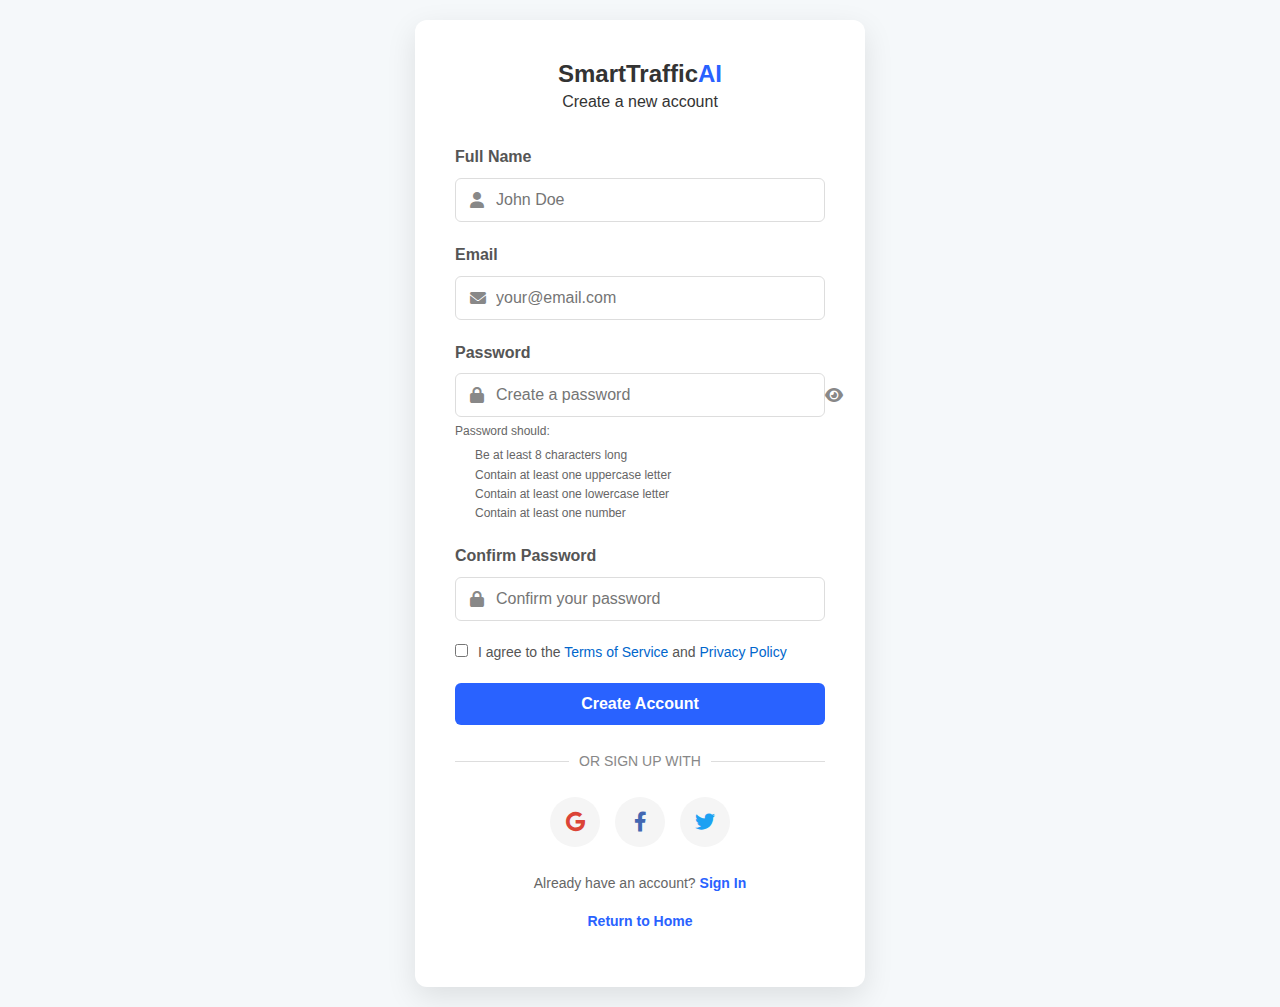
<file: signup.html>
<!DOCTYPE html>
<html lang="en">
<head>
    <meta charset="UTF-8">
    <meta name="viewport" content="width=device-width, initial-scale=1.0">
    <title>Sign Up - SmartTrafficAI</title>
    <link rel="stylesheet" href="css/styles.css">
    <link rel="stylesheet" href="https://cdnjs.cloudflare.com/ajax/libs/font-awesome/6.0.0-beta3/css/all.min.css">
    <style>
        body {
            background-color: #f5f8fa;
            font-family: 'Arial', sans-serif;
        }
        
        .auth-container {
            display: flex;
            justify-content: center;
            align-items: center;
            min-height: 100vh;
            padding: 20px;
        }
        
        .auth-card {
            background-color: #fff;
            border-radius: 12px;
            box-shadow: 0 10px 30px rgba(0, 0, 0, 0.1);
            width: 100%;
            max-width: 450px;
            padding: 40px;
        }
        
        .auth-header {
            text-align: center;
            margin-bottom: 30px;
        }
        
        .auth-header h1 {
            margin: 0;
            color: #333;
            font-size: 24px;
            font-weight: 700;
        }
        
        .auth-header h1 span {
            color: #2962ff;
        }
        
        .auth-form .form-group {
            margin-bottom: 20px;
        }
        
        .auth-form label {
            display: block;
            margin-bottom: 8px;
            font-weight: 600;
            color: #555;
        }
        
        .auth-form input {
            width: 100%;
            padding: 12px 15px;
            border: 1px solid #ddd;
            border-radius: 6px;
            font-size: 16px;
            transition: border-color 0.3s;
        }
        
        .auth-form input:focus {
            border-color: #2962ff;
            outline: none;
        }
        
        .input-with-icon {
            position: relative;
        }
        
        .input-with-icon input {
            padding-left: 40px;
        }
        
        .input-with-icon i {
            position: absolute;
            left: 15px;
            top: 50%;
            transform: translateY(-50%);
            color: #888;
        }
        
        .password-toggle {
            position: absolute;
            right: 15px;
            top: 50%;
            transform: translateY(-50%);
            color: #888;
            cursor: pointer;
        }
        
        .error-message {
            color: #d32f2f;
            font-size: 14px;
            margin-top: 5px;
            display: none;
        }
        
        .show-error {
            display: block;
        }
        
        .auth-button {
            width: 100%;
            padding: 12px;
            background-color: #2962ff;
            color: white;
            border: none;
            border-radius: 6px;
            font-size: 16px;
            font-weight: 600;
            cursor: pointer;
            transition: background-color 0.3s;
        }
        
        .auth-button:hover {
            background-color: #1e4ec7;
        }
        
        .auth-links {
            margin-top: 25px;
            text-align: center;
            font-size: 14px;
            color: #666;
        }
        
        .auth-links a {
            color: #2962ff;
            text-decoration: none;
            font-weight: 600;
        }
        
        .auth-links a:hover {
            text-decoration: underline;
        }
        
        .divider {
            display: flex;
            align-items: center;
            margin: 25px 0;
        }
        
        .divider::before, .divider::after {
            content: "";
            flex: 1;
            border-bottom: 1px solid #ddd;
        }
        
        .divider span {
            padding: 0 10px;
            color: #888;
            font-size: 14px;
        }
        
        .social-login {
            display: flex;
            justify-content: center;
            gap: 15px;
            margin-top: 20px;
        }
        
        .social-button {
            display: flex;
            align-items: center;
            justify-content: center;
            width: 50px;
            height: 50px;
            border-radius: 50%;
            background-color: #f5f5f5;
            transition: background-color 0.3s;
        }
        
        .social-button:hover {
            background-color: #eaeaea;
        }
        
        .social-button i {
            font-size: 20px;
        }
        
        .social-button.google i {
            color: #DB4437;
        }
        
        .social-button.facebook i {
            color: #4267B2;
        }
        
        .social-button.twitter i {
            color: #1DA1F2;
        }
        
        .password-requirements {
            margin-top: 5px;
            font-size: 12px;
            color: #666;
        }
        
        .password-requirements ul {
            padding-left: 20px;
            margin: 5px 0;
        }
        
        .password-requirements.valid {
            color: #4caf50;
        }
        
        .terms-checkbox {
            display: flex;
            align-items: flex-start;
            margin-bottom: 20px;
        }
        
        .terms-checkbox input {
            width: auto;
            margin-right: 10px;
            margin-top: 3px;
        }
        
        .terms-checkbox label {
            font-size: 14px;
            margin-bottom: 0;
            font-weight: normal;
        }
    </style>
</head>
<body data-theme="default">
    <div class="auth-container">
        <div class="auth-card">
            <div class="auth-header">
                <h1>SmartTraffic<span>AI</span></h1>
                <p>Create a new account</p>
            </div>
            
            <form id="signup-form" class="auth-form">
                <div class="form-group">
                    <label for="full-name">Full Name</label>
                    <div class="input-with-icon">
                        <i class="fas fa-user"></i>
                        <input type="text" id="full-name" placeholder="John Doe" required>
                    </div>
                    <div id="name-error" class="error-message">Please enter your full name</div>
                </div>
                
                <div class="form-group">
                    <label for="email">Email</label>
                    <div class="input-with-icon">
                        <i class="fas fa-envelope"></i>
                        <input type="email" id="email" placeholder="your@email.com" required>
                    </div>
                    <div id="email-error" class="error-message">Please enter a valid email address</div>
                </div>
                
                <div class="form-group">
                    <label for="password">Password</label>
                    <div class="input-with-icon">
                        <i class="fas fa-lock"></i>
                        <input type="password" id="password" placeholder="Create a password" required>
                        <span class="password-toggle" id="password-toggle">
                            <i class="fas fa-eye"></i>
                        </span>
                    </div>
                    <div id="password-error" class="error-message">Password doesn't meet the requirements</div>
                    <div class="password-requirements" id="password-requirements">
                        Password should:
                        <ul>
                            <li id="length-check">Be at least 8 characters long</li>
                            <li id="uppercase-check">Contain at least one uppercase letter</li>
                            <li id="lowercase-check">Contain at least one lowercase letter</li>
                            <li id="number-check">Contain at least one number</li>
                        </ul>
                    </div>
                </div>
                
                <div class="form-group">
                    <label for="confirm-password">Confirm Password</label>
                    <div class="input-with-icon">
                        <i class="fas fa-lock"></i>
                        <input type="password" id="confirm-password" placeholder="Confirm your password" required>
                    </div>
                    <div id="confirm-password-error" class="error-message">Passwords do not match</div>
                </div>
                
                <div class="terms-checkbox">
                    <input type="checkbox" id="terms" required>
                    <label for="terms">I agree to the <a href="#">Terms of Service</a> and <a href="#">Privacy Policy</a></label>
                </div>
                <div id="terms-error" class="error-message">You must agree to the terms and conditions</div>
                
                <button type="submit" class="auth-button">Create Account</button>
            </form>
            
            <div class="divider">
                <span>OR SIGN UP WITH</span>
            </div>
            
            <div class="social-login">
                <a href="#" class="social-button google">
                    <i class="fab fa-google"></i>
                </a>
                <a href="#" class="social-button facebook">
                    <i class="fab fa-facebook-f"></i>
                </a>
                <a href="#" class="social-button twitter">
                    <i class="fab fa-twitter"></i>
                </a>
            </div>
            
            <div class="auth-links">
                <p>Already have an account? <a href="login.html">Sign In</a></p>
                <p><a href="index.html">Return to Home</a></p>
            </div>
        </div>
    </div>

    <script>
        document.addEventListener('DOMContentLoaded', function() {
            const signupForm = document.getElementById('signup-form');
            const fullNameInput = document.getElementById('full-name');
            const emailInput = document.getElementById('email');
            const passwordInput = document.getElementById('password');
            const confirmPasswordInput = document.getElementById('confirm-password');
            const termsCheckbox = document.getElementById('terms');
            
            const nameError = document.getElementById('name-error');
            const emailError = document.getElementById('email-error');
            const passwordError = document.getElementById('password-error');
            const confirmPasswordError = document.getElementById('confirm-password-error');
            const termsError = document.getElementById('terms-error');
            
            const lengthCheck = document.getElementById('length-check');
            const uppercaseCheck = document.getElementById('uppercase-check');
            const lowercaseCheck = document.getElementById('lowercase-check');
            const numberCheck = document.getElementById('number-check');
            
            const passwordToggle = document.getElementById('password-toggle');
            
            // Toggle password visibility
            passwordToggle.addEventListener('click', function() {
                const type = passwordInput.getAttribute('type') === 'password' ? 'text' : 'password';
                passwordInput.setAttribute('type', type);
                const icon = passwordToggle.querySelector('i');
                icon.classList.toggle('fa-eye');
                icon.classList.toggle('fa-eye-slash');
            });
            
            // Name validation
            fullNameInput.addEventListener('blur', function() {
                if (fullNameInput.value.trim() === '') {
                    nameError.classList.add('show-error');
                } else {
                    nameError.classList.remove('show-error');
                }
            });
            
            // Email validation
            emailInput.addEventListener('blur', function() {
                const emailPattern = /^[^\s@]+@[^\s@]+\.[^\s@]+$/;
                if (!emailPattern.test(emailInput.value) && emailInput.value !== '') {
                    emailError.classList.add('show-error');
                } else {
                    emailError.classList.remove('show-error');
                }
            });
            
            // Password validation
            passwordInput.addEventListener('input', function() {
                const password = passwordInput.value;
                
                // Length check
                if (password.length >= 8) {
                    lengthCheck.classList.add('valid');
                } else {
                    lengthCheck.classList.remove('valid');
                }
                
                // Uppercase check
                if (/[A-Z]/.test(password)) {
                    uppercaseCheck.classList.add('valid');
                } else {
                    uppercaseCheck.classList.remove('valid');
                }
                
                // Lowercase check
                if (/[a-z]/.test(password)) {
                    lowercaseCheck.classList.add('valid');
                } else {
                    lowercaseCheck.classList.remove('valid');
                }
                
                // Number check
                if (/[0-9]/.test(password)) {
                    numberCheck.classList.add('valid');
                } else {
                    numberCheck.classList.remove('valid');
                }
                
                // Overall password validation
                if (password.length >= 8 && /[A-Z]/.test(password) && /[a-z]/.test(password) && /[0-9]/.test(password)) {
                    passwordError.classList.remove('show-error');
                } else if (password !== '') {
                    passwordError.classList.add('show-error');
                }
                
                // Check if confirm password matches
                if (confirmPasswordInput.value !== '' && confirmPasswordInput.value !== password) {
                    confirmPasswordError.classList.add('show-error');
                } else {
                    confirmPasswordError.classList.remove('show-error');
                }
            });
            
            // Confirm password validation
            confirmPasswordInput.addEventListener('input', function() {
                if (confirmPasswordInput.value !== passwordInput.value) {
                    confirmPasswordError.classList.add('show-error');
                } else {
                    confirmPasswordError.classList.remove('show-error');
                }
            });
            
            // Terms checkbox validation
            termsCheckbox.addEventListener('change', function() {
                if (!termsCheckbox.checked) {
                    termsError.classList.add('show-error');
                } else {
                    termsError.classList.remove('show-error');
                }
            });
            
            // Form submission
            signupForm.addEventListener('submit', function(e) {
                e.preventDefault();
                
                let isValid = true;
                
                // Validate name
                if (fullNameInput.value.trim() === '') {
                    nameError.classList.add('show-error');
                    isValid = false;
                } else {
                    nameError.classList.remove('show-error');
                }
                
                // Validate email
                const emailPattern = /^[^\s@]+@[^\s@]+\.[^\s@]+$/;
                if (!emailPattern.test(emailInput.value)) {
                    emailError.classList.add('show-error');
                    isValid = false;
                } else {
                    emailError.classList.remove('show-error');
                }
                
                // Validate password
                const password = passwordInput.value;
                if (!(password.length >= 8 && /[A-Z]/.test(password) && /[a-z]/.test(password) && /[0-9]/.test(password))) {
                    passwordError.classList.add('show-error');
                    isValid = false;
                } else {
                    passwordError.classList.remove('show-error');
                }
                
                // Validate confirm password
                if (confirmPasswordInput.value !== passwordInput.value) {
                    confirmPasswordError.classList.add('show-error');
                    isValid = false;
                } else {
                    confirmPasswordError.classList.remove('show-error');
                }
                
                // Validate terms
                if (!termsCheckbox.checked) {
                    termsError.classList.add('show-error');
                    isValid = false;
                } else {
                    termsError.classList.remove('show-error');
                }
                
                if (isValid) {
                    // For demo purposes, simulate successful account creation
                    localStorage.setItem('userEmail', emailInput.value);
                    localStorage.setItem('userName', fullNameInput.value);
                    localStorage.setItem('isLoggedIn', 'true');
                    
                    // Redirect to dashboard
                    window.location.href = 'dashboard.html';
                }
            });
        });
    </script>
</body>
</html>
</file>
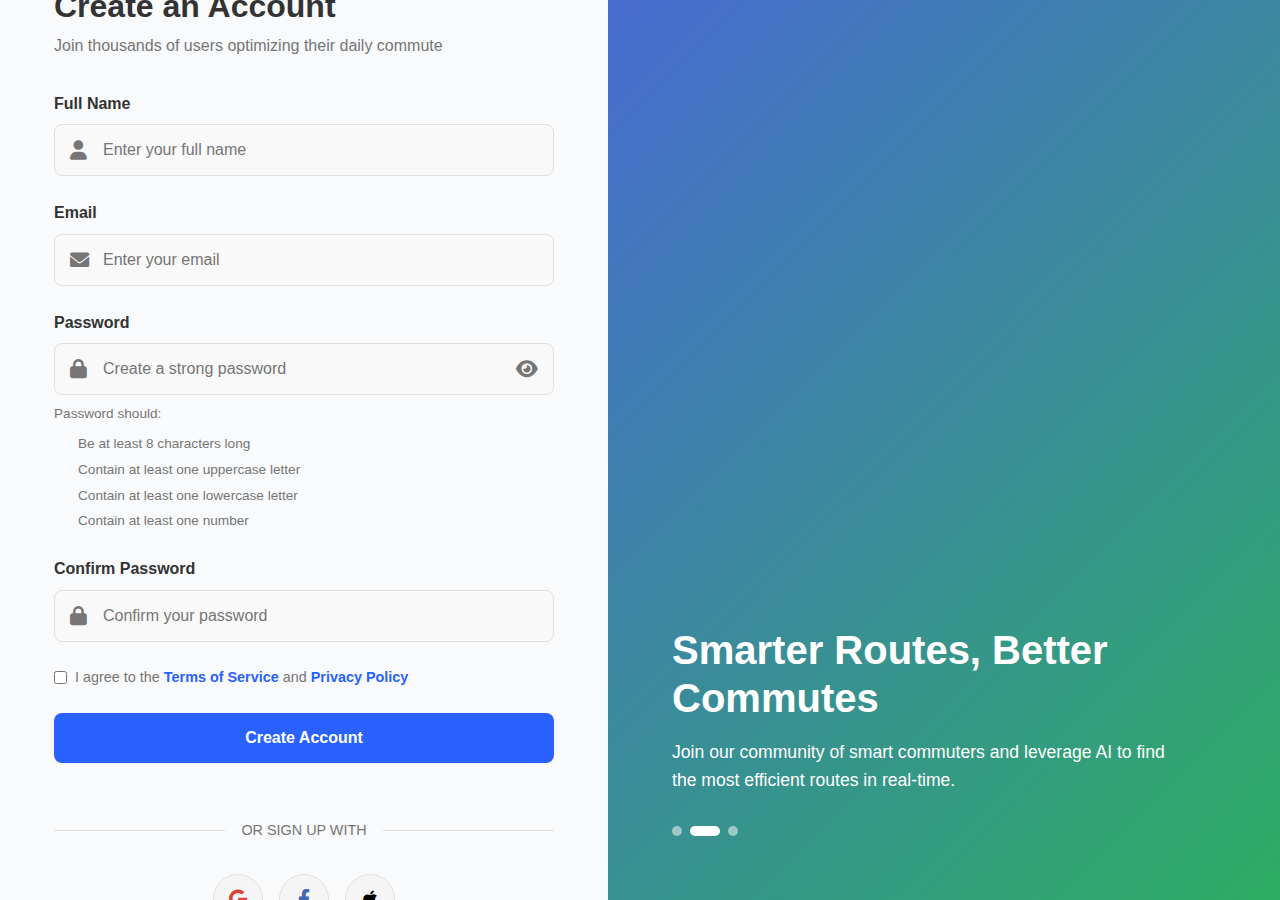
<file: signup_new.html>
<!DOCTYPE html>
<html lang="en">
<head>
    <meta charset="UTF-8">
    <meta name="viewport" content="width=device-width, initial-scale=1.0">
    <title>Sign Up - SmartTrafficAI</title>
    <link rel="stylesheet" href="css/styles.css">
    <link rel="stylesheet" href="https://cdnjs.cloudflare.com/ajax/libs/font-awesome/6.0.0-beta3/css/all.min.css">
    <style>
        :root {
            --primary-color: #2962ff;
            --primary-dark: #0039cb;
            --primary-light: #768fff;
            --secondary-color: #00c853;
            --text-dark: #333;
            --text-light: #767676;
            --white: #ffffff;
            --error: #f44336;
            --success: #4caf50;
            --warning: #ff9800;
            --info: #2196f3;
            --border-radius: 8px;
            --box-shadow: 0 8px 30px rgba(0,0,0,0.12);
            --transition: all 0.3s ease;
        }

        * {
            margin: 0;
            padding: 0;
            box-sizing: border-box;
        }

        body {
            font-family: 'Segoe UI', Tahoma, Geneva, Verdana, sans-serif;
            line-height: 1.6;
            color: var(--text-dark);
            background-color: #f9fafc;
            height: 100vh;
            overflow: hidden;
        }

        .signup-container {
            display: flex;
            height: 100vh;
        }

        /* Left side - Form */
        .signup-form-container {
            flex: 1;
            display: flex;
            justify-content: center;
            align-items: center;
            padding: 2rem;
            overflow-y: auto;
        }

        .signup-form-wrapper {
            width: 100%;
            max-width: 500px;
        }

        .logo {
            display: flex;
            align-items: center;
            margin-bottom: 2rem;
        }

        .logo i {
            font-size: 2rem;
            color: var(--primary-color);
            margin-right: 0.5rem;
        }

        .logo h2 {
            font-size: 1.8rem;
            font-weight: 700;
        }

        .logo span {
            color: var(--primary-color);
        }

        .welcome-text {
            margin-bottom: 2rem;
        }

        .welcome-text h1 {
            font-size: 2rem;
            margin-bottom: 0.5rem;
            font-weight: 700;
        }

        .welcome-text p {
            color: var(--text-light);
            font-size: 1rem;
        }

        .form-group {
            margin-bottom: 1.5rem;
        }

        .form-group label {
            display: block;
            margin-bottom: 0.5rem;
            font-weight: 600;
            color: var(--text-dark);
        }

        .input-group {
            position: relative;
        }

        .input-group input {
            width: 100%;
            padding: 1rem 1rem 1rem 3rem;
            border: 1px solid #e0e0e0;
            border-radius: var(--border-radius);
            font-size: 1rem;
            transition: var(--transition);
            background-color: #f9f9f9;
        }

        .input-group input:focus {
            border-color: var(--primary-color);
            box-shadow: 0 0 0 4px rgba(41, 98, 255, 0.1);
            outline: none;
            background-color: var(--white);
        }

        .input-group .icon {
            position: absolute;
            left: 1rem;
            top: 50%;
            transform: translateY(-50%);
            color: var(--text-light);
            font-size: 1.2rem;
        }

        .password-toggle {
            position: absolute;
            right: 1rem;
            top: 50%;
            transform: translateY(-50%);
            color: var(--text-light);
            cursor: pointer;
            font-size: 1.2rem;
        }

        .error-message {
            color: var(--error);
            font-size: 0.85rem;
            margin-top: 0.5rem;
            display: none;
        }

        .show-error {
            display: block;
            animation: shake 0.5s;
        }

        @keyframes shake {
            0%, 100% { transform: translateX(0); }
            10%, 30%, 50%, 70%, 90% { transform: translateX(-5px); }
            20%, 40%, 60%, 80% { transform: translateX(5px); }
        }

        .password-requirements {
            margin-top: 0.5rem;
            font-size: 0.85rem;
            color: var(--text-light);
        }

        .password-requirements ul {
            padding-left: 1.5rem;
            margin: 0.5rem 0;
        }

        .password-requirements li {
            margin-bottom: 0.25rem;
            transition: var(--transition);
        }

        .password-requirements li.valid {
            color: var(--success);
        }

        .password-requirements li.valid::before {
            content: "✓ ";
        }

        .terms-checkbox {
            display: flex;
            align-items: flex-start;
            margin-bottom: 1.5rem;
            gap: 0.5rem;
        }

        .terms-checkbox input {
            margin-top: 0.35rem;
            accent-color: var(--primary-color);
        }

        .terms-checkbox label {
            font-size: 0.9rem;
            margin-bottom: 0;
            font-weight: normal;
            color: var(--text-light);
        }

        .terms-checkbox a {
            color: var(--primary-color);
            text-decoration: none;
            font-weight: 600;
        }

        .terms-checkbox a:hover {
            text-decoration: underline;
        }

        .submit-btn {
            width: 100%;
            padding: 1rem;
            background-color: var(--primary-color);
            color: var(--white);
            border: none;
            border-radius: var(--border-radius);
            font-size: 1rem;
            font-weight: 600;
            cursor: pointer;
            transition: var(--transition);
            margin-bottom: 1.5rem;
            position: relative;
            overflow: hidden;
        }

        .submit-btn:hover {
            background-color: var(--primary-dark);
        }

        .submit-btn:active {
            transform: scale(0.98);
        }

        .submit-btn .loading {
            position: absolute;
            top: 0;
            left: 0;
            width: 100%;
            height: 100%;
            display: flex;
            justify-content: center;
            align-items: center;
            background-color: var(--primary-color);
            opacity: 0;
            visibility: hidden;
            transition: var(--transition);
        }

        .submit-btn.loading .loading {
            opacity: 1;
            visibility: visible;
        }

        .spinner {
            width: 20px;
            height: 20px;
            border: 3px solid rgba(255, 255, 255, 0.3);
            border-radius: 50%;
            border-top-color: var(--white);
            animation: spin 1s ease-in-out infinite;
        }

        @keyframes spin {
            to { transform: rotate(360deg); }
        }

        .divider {
            display: flex;
            align-items: center;
            margin: 2rem 0;
        }

        .divider::before, .divider::after {
            content: "";
            flex: 1;
            border-bottom: 1px solid #e0e0e0;
        }

        .divider span {
            padding: 0 1rem;
            color: var(--text-light);
            font-size: 0.9rem;
        }

        .social-login {
            display: flex;
            justify-content: center;
            gap: 1rem;
            margin-bottom: 2rem;
        }

        .social-btn {
            display: flex;
            align-items: center;
            justify-content: center;
            width: 50px;
            height: 50px;
            border-radius: 50%;
            background-color: #f5f5f5;
            transition: var(--transition);
            border: 1px solid #e0e0e0;
        }

        .social-btn:hover {
            background-color: #e0e0e0;
            transform: translateY(-3px);
        }

        .social-btn i {
            font-size: 1.2rem;
        }

        .social-btn.google i {
            color: #DB4437;
        }

        .social-btn.facebook i {
            color: #4267B2;
        }

        .social-btn.apple i {
            color: #000;
        }

        .login-link {
            text-align: center;
            color: var(--text-light);
            font-size: 0.95rem;
        }

        .login-link a {
            color: var(--primary-color);
            text-decoration: none;
            font-weight: 600;
            transition: var(--transition);
        }

        .login-link a:hover {
            text-decoration: underline;
        }

        /* Success message */
        .success-message {
            background-color: rgba(76, 175, 80, 0.1);
            border-left: 4px solid var(--success);
            padding: 1rem;
            border-radius: var(--border-radius);
            margin-bottom: 1.5rem;
            display: none;
        }

        .success-message.show {
            display: flex;
            align-items: center;
        }

        .success-message i {
            color: var(--success);
            margin-right: 0.5rem;
            font-size: 1.2rem;
        }

        /* Right side - Image */
        .signup-image {
            flex: 1;
            background: linear-gradient(rgba(0, 0, 0, 0.5), rgba(0, 0, 0, 0.5)), url('https://images.unsplash.com/photo-1481026469463-66327c86e544?ixlib=rb-1.2.1&ixid=eyJhcHBfaWQiOjEyMDd9&auto=format&fit=crop&w=1920&q=80');
            background-size: cover;
            background-position: center;
            display: flex;
            flex-direction: column;
            justify-content: flex-end;
            padding: 4rem;
            color: var(--white);
            position: relative;
        }

        .signup-image::before {
            content: '';
            position: absolute;
            top: 0;
            left: 0;
            width: 100%;
            height: 100%;
            background: linear-gradient(135deg, rgba(41, 98, 255, 0.8), rgba(0, 200, 83, 0.8));
            opacity: 0.8;
            z-index: 0;
        }

        .image-content {
            position: relative;
            z-index: 1;
        }

        .image-content h1 {
            font-size: 2.5rem;
            margin-bottom: 1rem;
            font-weight: 700;
        }

        .image-content p {
            font-size: 1.1rem;
            margin-bottom: 1.5rem;
            line-height: 1.6;
            max-width: 500px;
        }

        .image-dots {
            display: flex;
            gap: 8px;
            margin-top: 2rem;
        }

        .dot {
            width: 10px;
            height: 10px;
            border-radius: 50%;
            background-color: rgba(255, 255, 255, 0.5);
        }

        .dot.active {
            background-color: var(--white);
            width: 30px;
            border-radius: 10px;
        }

        /* Responsive design */
        @media (max-width: 992px) {
            .signup-container {
                flex-direction: column-reverse;
                overflow-y: auto;
                height: auto;
            }

            .signup-image {
                flex: 0 0 300px;
                padding: 2rem;
            }

            .signup-form-container {
                padding: 2rem 1rem;
            }

            body {
                overflow-y: auto;
            }
        }

        @media (max-width: 576px) {
            .signup-image {
                flex: 0 0 200px;
                padding: 1rem;
            }

            .image-content h1 {
                font-size: 1.8rem;
            }

            .image-content p {
                font-size: 1rem;
            }

            .signup-form-wrapper {
                padding: 0 1rem;
            }

            .welcome-text h1 {
                font-size: 1.5rem;
            }

            .terms-checkbox {
                align-items: flex-start;
            }

            .terms-checkbox input {
                margin-top: 0.4rem;
            }
        }
    </style>
</head>
<body>
    <div class="signup-container">
        <!-- Left side with signup form -->
        <div class="signup-form-container">
            <div class="signup-form-wrapper">
                <div class="logo">
                    <i class="fas fa-traffic-light"></i>
                    <h2>Smart<span>Traffic</span>AI</h2>
                </div>

                <div class="welcome-text">
                    <h1>Create an Account</h1>
                    <p>Join thousands of users optimizing their daily commute</p>
                </div>

                <div class="success-message" id="success-message">
                    <i class="fas fa-check-circle"></i>
                    <span>Account created successfully! Redirecting...</span>
                </div>

                <form id="signup-form">
                    <div class="form-group">
                        <label for="full-name">Full Name</label>
                        <div class="input-group">
                            <i class="fas fa-user icon"></i>
                            <input type="text" id="full-name" placeholder="Enter your full name" required>
                        </div>
                        <div id="name-error" class="error-message">Please enter your full name</div>
                    </div>

                    <div class="form-group">
                        <label for="email">Email</label>
                        <div class="input-group">
                            <i class="fas fa-envelope icon"></i>
                            <input type="email" id="email" placeholder="Enter your email" required>
                        </div>
                        <div id="email-error" class="error-message">Please enter a valid email address</div>
                    </div>

                    <div class="form-group">
                        <label for="password">Password</label>
                        <div class="input-group">
                            <i class="fas fa-lock icon"></i>
                            <input type="password" id="password" placeholder="Create a strong password" required>
                            <i class="fas fa-eye password-toggle" id="password-toggle"></i>
                        </div>
                        <div id="password-error" class="error-message">Password doesn't meet the requirements</div>
                        <div class="password-requirements" id="password-requirements">
                            Password should:
                            <ul>
                                <li id="length-check">Be at least 8 characters long</li>
                                <li id="uppercase-check">Contain at least one uppercase letter</li>
                                <li id="lowercase-check">Contain at least one lowercase letter</li>
                                <li id="number-check">Contain at least one number</li>
                            </ul>
                        </div>
                    </div>

                    <div class="form-group">
                        <label for="confirm-password">Confirm Password</label>
                        <div class="input-group">
                            <i class="fas fa-lock icon"></i>
                            <input type="password" id="confirm-password" placeholder="Confirm your password" required>
                        </div>
                        <div id="confirm-password-error" class="error-message">Passwords do not match</div>
                    </div>

                    <div class="terms-checkbox">
                        <input type="checkbox" id="terms" required>
                        <label for="terms">I agree to the <a href="#">Terms of Service</a> and <a href="#">Privacy Policy</a></label>
                    </div>
                    <div id="terms-error" class="error-message">You must agree to the terms and conditions</div>

                    <button type="submit" class="submit-btn" id="signup-btn">
                        <span>Create Account</span>
                        <div class="loading">
                            <div class="spinner"></div>
                        </div>
                    </button>
                </form>

                <div class="divider">
                    <span>OR SIGN UP WITH</span>
                </div>

                <div class="social-login">
                    <a href="#" class="social-btn google">
                        <i class="fab fa-google"></i>
                    </a>
                    <a href="#" class="social-btn facebook">
                        <i class="fab fa-facebook-f"></i>
                    </a>
                    <a href="#" class="social-btn apple">
                        <i class="fab fa-apple"></i>
                    </a>
                </div>

                <div class="login-link">
                    <p>Already have an account? <a href="login.html">Sign In</a></p>
                </div>
            </div>
        </div>

        <!-- Right side with background image -->
        <div class="signup-image">
            <div class="image-content">
                <h1>Smarter Routes, Better Commutes</h1>
                <p>Join our community of smart commuters and leverage AI to find the most efficient routes in real-time.</p>
                <div class="image-dots">
                    <div class="dot"></div>
                    <div class="dot active"></div>
                    <div class="dot"></div>
                </div>
            </div>
        </div>
    </div>

    <script>
        document.addEventListener('DOMContentLoaded', function() {
            const signupForm = document.getElementById('signup-form');
            const fullNameInput = document.getElementById('full-name');
            const emailInput = document.getElementById('email');
            const passwordInput = document.getElementById('password');
            const confirmPasswordInput = document.getElementById('confirm-password');
            const termsCheckbox = document.getElementById('terms');
            
            const nameError = document.getElementById('name-error');
            const emailError = document.getElementById('email-error');
            const passwordError = document.getElementById('password-error');
            const confirmPasswordError = document.getElementById('confirm-password-error');
            const termsError = document.getElementById('terms-error');
            
            const lengthCheck = document.getElementById('length-check');
            const uppercaseCheck = document.getElementById('uppercase-check');
            const lowercaseCheck = document.getElementById('lowercase-check');
            const numberCheck = document.getElementById('number-check');
            
            const passwordToggle = document.getElementById('password-toggle');
            const signupBtn = document.getElementById('signup-btn');
            const successMessage = document.getElementById('success-message');
            
            // Toggle password visibility
            passwordToggle.addEventListener('click', function() {
                const type = passwordInput.getAttribute('type') === 'password' ? 'text' : 'password';
                passwordInput.setAttribute('type', type);
                this.classList.toggle('fa-eye');
                this.classList.toggle('fa-eye-slash');
            });
            
            // Name validation
            fullNameInput.addEventListener('blur', function() {
                if (fullNameInput.value.trim() === '') {
                    nameError.classList.add('show-error');
                    fullNameInput.style.borderColor = 'var(--error)';
                } else {
                    nameError.classList.remove('show-error');
                    fullNameInput.style.borderColor = '';
                }
            });
            
            // Email validation
            emailInput.addEventListener('blur', function() {
                const emailPattern = /^[^\s@]+@[^\s@]+\.[^\s@]+$/;
                if (!emailPattern.test(emailInput.value) && emailInput.value !== '') {
                    emailError.classList.add('show-error');
                    emailInput.style.borderColor = 'var(--error)';
                } else {
                    emailError.classList.remove('show-error');
                    emailInput.style.borderColor = '';
                }
            });
            
            // Password validation
            passwordInput.addEventListener('input', function() {
                const password = passwordInput.value;
                
                // Length check
                if (password.length >= 8) {
                    lengthCheck.classList.add('valid');
                } else {
                    lengthCheck.classList.remove('valid');
                }
                
                // Uppercase check
                if (/[A-Z]/.test(password)) {
                    uppercaseCheck.classList.add('valid');
                } else {
                    uppercaseCheck.classList.remove('valid');
                }
                
                // Lowercase check
                if (/[a-z]/.test(password)) {
                    lowercaseCheck.classList.add('valid');
                } else {
                    lowercaseCheck.classList.remove('valid');
                }
                
                // Number check
                if (/[0-9]/.test(password)) {
                    numberCheck.classList.add('valid');
                } else {
                    numberCheck.classList.remove('valid');
                }
                
                // Overall password validation
                if (password.length >= 8 && /[A-Z]/.test(password) && /[a-z]/.test(password) && /[0-9]/.test(password)) {
                    passwordError.classList.remove('show-error');
                    passwordInput.style.borderColor = '';
                } else if (password !== '') {
                    passwordError.classList.add('show-error');
                    passwordInput.style.borderColor = 'var(--error)';
                }
                
                // Check if confirm password matches
                if (confirmPasswordInput.value !== '' && confirmPasswordInput.value !== password) {
                    confirmPasswordError.classList.add('show-error');
                    confirmPasswordInput.style.borderColor = 'var(--error)';
                } else if (confirmPasswordInput.value !== '') {
                    confirmPasswordError.classList.remove('show-error');
                    confirmPasswordInput.style.borderColor = '';
                }
            });
            
            // Confirm password validation
            confirmPasswordInput.addEventListener('input', function() {
                if (confirmPasswordInput.value !== passwordInput.value) {
                    confirmPasswordError.classList.add('show-error');
                    confirmPasswordInput.style.borderColor = 'var(--error)';
                } else {
                    confirmPasswordError.classList.remove('show-error');
                    confirmPasswordInput.style.borderColor = '';
                }
            });
            
            // Terms checkbox validation
            termsCheckbox.addEventListener('change', function() {
                if (!termsCheckbox.checked) {
                    termsError.classList.add('show-error');
                } else {
                    termsError.classList.remove('show-error');
                }
            });
            
            // Form submission
            signupForm.addEventListener('submit', function(e) {
                e.preventDefault();
                
                let isValid = true;
                
                // Validate name
                if (fullNameInput.value.trim() === '') {
                    nameError.classList.add('show-error');
                    fullNameInput.style.borderColor = 'var(--error)';
                    isValid = false;
                } else {
                    nameError.classList.remove('show-error');
                    fullNameInput.style.borderColor = '';
                }
                
                // Validate email
                const emailPattern = /^[^\s@]+@[^\s@]+\.[^\s@]+$/;
                if (!emailPattern.test(emailInput.value)) {
                    emailError.classList.add('show-error');
                    emailInput.style.borderColor = 'var(--error)';
                    isValid = false;
                } else {
                    emailError.classList.remove('show-error');
                    emailInput.style.borderColor = '';
                }
                
                // Validate password
                const password = passwordInput.value;
                if (!(password.length >= 8 && /[A-Z]/.test(password) && /[a-z]/.test(password) && /[0-9]/.test(password))) {
                    passwordError.classList.add('show-error');
                    passwordInput.style.borderColor = 'var(--error)';
                    isValid = false;
                } else {
                    passwordError.classList.remove('show-error');
                    passwordInput.style.borderColor = '';
                }
                
                // Validate confirm password
                if (confirmPasswordInput.value !== passwordInput.value) {
                    confirmPasswordError.classList.add('show-error');
                    confirmPasswordInput.style.borderColor = 'var(--error)';
                    isValid = false;
                } else {
                    confirmPasswordError.classList.remove('show-error');
                    confirmPasswordInput.style.borderColor = '';
                }
                
                // Validate terms
                if (!termsCheckbox.checked) {
                    termsError.classList.add('show-error');
                    isValid = false;
                } else {
                    termsError.classList.remove('show-error');
                }
                
                if (isValid) {
                    // Show loading animation
                    signupBtn.classList.add('loading');
                    
                    // Simulate API call
                    setTimeout(() => {
                        // For demo purposes, simulate successful account creation
                        localStorage.setItem('userEmail', emailInput.value);
                        localStorage.setItem('userName', fullNameInput.value);
                        localStorage.setItem('isLoggedIn', 'true');
                        
                        // Show success message
                        successMessage.classList.add('show');
                        
                        // Redirect to dashboard after a short delay
                        setTimeout(() => {
                            window.location.href = 'dashboard.html';
                        }, 1500);
                    }, 1500);
                }
            });
        });
    </script>
</body>
</html>
</file>
<file: css/styles.css>
/* Global Styles */
:root {
    --primary-color: #0066cc;
    --secondary-color: #003366;
    --accent-color: #00cc99;
    --text-color: #333333;
    --light-text: #ffffff;
    --background-color: #f8f9fa;
    --light-gray: #e9ecef;
    --dark-gray: #6c757d;
    --danger-color: #dc3545;
    --success-color: #28a745;
    --warning-color: #ffc107;
    --box-shadow: 0 4px 6px rgba(0, 0, 0, 0.1);
    --transition: all 0.3s ease;
    --border-radius: 8px;
}

* {
    margin: 0;
    padding: 0;
    box-sizing: border-box;
}

html {
    scroll-behavior: smooth;
}

body {
    font-family: 'Segoe UI', Tahoma, Geneva, Verdana, sans-serif;
    line-height: 1.6;
    color: var(--text-color);
    background-color: var(--background-color);
}

.container {
    width: 90%;
    max-width: 1200px;
    margin: 0 auto;
    padding: 0 20px;
}

section {
    padding: 80px 0;
}

h1, h2, h3, h4, h5, h6 {
    margin-bottom: 15px;
    line-height: 1.2;
}

p {
    margin-bottom: 15px;
}

a {
    text-decoration: none;
    color: var(--primary-color);
    transition: var(--transition);
}

a:hover {
    color: var(--secondary-color);
}

ul {
    list-style: none;
}

.btn {
    display: inline-block;
    padding: 12px 24px;
    border-radius: var(--border-radius);
    transition: var(--transition);
    font-weight: 600;
    text-align: center;
    cursor: pointer;
    border: none;
}

.btn.primary {
    background-color: var(--primary-color);
    color: var(--light-text);
}

.btn.primary:hover {
    background-color: var(--secondary-color);
    transform: translateY(-2px);
    box-shadow: var(--box-shadow);
}

.btn.secondary {
    background-color: transparent;
    color: var(--primary-color);
    border: 2px solid var(--primary-color);
}

.btn.secondary:hover {
    background-color: var(--primary-color);
    color: var(--light-text);
    transform: translateY(-2px);
}

.section-header {
    text-align: center;
    margin-bottom: 60px;
}

.section-header h2 {
    font-size: 2.5rem;
    color: var(--secondary-color);
    position: relative;
    margin-bottom: 20px;
}

.section-header h2::after {
    content: '';
    position: absolute;
    width: 60px;
    height: 3px;
    background-color: var(--accent-color);
    bottom: -10px;
    left: 50%;
    transform: translateX(-50%);
}

.section-header p {
    font-size: 1.1rem;
    color: var(--dark-gray);
}

/* Navigation */
nav {
    position: fixed;
    top: 0;
    left: 0;
    width: 100%;
    z-index: 1000;
    background-color: var(--light-text);
    box-shadow: 0 2px 10px rgba(0, 0, 0, 0.1);
    padding: 15px 0;
    transition: var(--transition);
}

nav .container {
    display: flex;
    justify-content: space-between;
    align-items: center;
}

.logo h1 {
    font-size: 1.8rem;
    font-weight: 700;
    color: var(--secondary-color);
    margin: 0;
}

.logo span {
    color: var(--accent-color);
}

.nav-links ul {
    display: flex;
}

.nav-links li {
    margin-left: 25px;
}

.nav-links a {
    color: var(--text-color);
    font-weight: 500;
    padding: 5px;
}

.nav-links a:hover {
    color: var(--primary-color);
}

.hamburger {
    display: none;
    cursor: pointer;
}

.hamburger span {
    display: block;
    width: 25px;
    height: 3px;
    background-color: var(--text-color);
    margin: 5px 0;
    transition: var(--transition);
}

/* Hero Section */
.hero {
    padding: 150px 0 100px;
    background: linear-gradient(135deg, var(--secondary-color) 0%, var(--primary-color) 100%);
    color: var(--light-text);
    position: relative;
    overflow: hidden;
}

.hero .container {
    display: flex;
    align-items: center;
    justify-content: space-between;
}

.hero-content {
    width: 50%;
}

.hero-content h1 {
    font-size: 3rem;
    margin-bottom: 20px;
    line-height: 1.2;
}

.hero-content p {
    font-size: 1.2rem;
    margin-bottom: 30px;
    opacity: 0.9;
}

.hero-buttons {
    display: flex;
    gap: 15px;
}

.hero-image {
    width: 45%;
    position: relative;
}

.map-container {
    background-color: rgba(255, 255, 255, 0.1);
    border-radius: var(--border-radius);
    overflow: hidden;
    box-shadow: var(--box-shadow);
    height: 400px;
    width: 100%;
}

#hero-map {
    aspect-ratio: 16/9;
    height: auto;
}

/* About Section */
.about {
    background-color: var(--light-text);
}

.about-content {
    display: flex;
    align-items: center;
    gap: 50px;
}

.about-text {
    flex: 1;
}

.about-text h3 {
    color: var(--secondary-color);
    font-size: 1.8rem;
    margin-bottom: 15px;
}

.about-image {
    flex: 1;
    text-align: center;
}

.about-image img {
    max-width: 100%;
    border-radius: var(--border-radius);
    box-shadow: var(--box-shadow);
}

.placeholder-image {
    background-color: var(--light-gray);
    width: 100%;
    height: 300px;
    display: flex;
    align-items: center;
    justify-content: center;
    color: var(--dark-gray);
    font-weight: bold;
    font-size: 1.2rem;
    border-radius: var(--border-radius);
}

/* Features Section */
.features {
    background-color: var(--background-color);
}

.features-grid {
    display: grid;
    grid-template-columns: repeat(auto-fit, minmax(300px, 1fr));
    gap: 30px;
}

.feature-card {
    background-color: var(--light-text);
    padding: 30px;
    border-radius: var(--border-radius);
    box-shadow: var(--box-shadow);
    transition: var(--transition);
    text-align: center;
}

.feature-card:hover {
    transform: translateY(-10px);
}

.feature-icon {
    font-size: 2.5rem;
    color: var(--primary-color);
    margin-bottom: 20px;
}

.feature-card h3 {
    color: var(--secondary-color);
    margin-bottom: 15px;
}

/* Roadmap Section */
.roadmap {
    background-color: var(--light-text);
}

.timeline {
    position: relative;
    max-width: 800px;
    margin: 0 auto;
}

.timeline::before {
    content: '';
    position: absolute;
    top: 0;
    bottom: 0;
    width: 4px;
    background-color: var(--primary-color);
    left: 50%;
    transform: translateX(-50%);
}

.timeline-item {
    padding: 10px 40px;
    position: relative;
    width: 50%;
    box-sizing: border-box;
}

.timeline-item:nth-child(odd) {
    left: 0;
}

.timeline-item:nth-child(even) {
    left: 50%;
}

.timeline-dot {
    position: absolute;
    width: 20px;
    height: 20px;
    border-radius: 50%;
    background-color: var(--accent-color);
    right: -10px;
    top: 20px;
    z-index: 10;
}

.timeline-item:nth-child(even) .timeline-dot {
    left: -10px;
}

.timeline-content {
    padding: 20px;
    background-color: var(--background-color);
    border-radius: var(--border-radius);
    box-shadow: var(--box-shadow);
}

.timeline-content h3 {
    color: var(--primary-color);
    font-size: 1.4rem;
}

/* Demo Section */
.demo {
    background-color: var(--background-color);
}

.demo-content {
    display: flex;
    flex-direction: column;
    gap: 30px;
}

.demo-controls {
    display: flex;
    flex-wrap: wrap;
    gap: 20px;
    justify-content: space-between;
    background-color: var(--light-text);
    padding: 20px;
    border-radius: var(--border-radius);
    box-shadow: var(--box-shadow);
}

.control-group {
    display: flex;
    flex-direction: column;
    gap: 5px;
}

.control-group label {
    font-weight: 600;
    color: var(--secondary-color);
}

.control-group input[type="range"],
.control-group select {
    width: 200px;
    padding: 8px;
    border-radius: 4px;
    border: 1px solid var(--light-gray);
}

.map-visualization {
    background-color: var(--light-text);
    padding: 20px;
    border-radius: var(--border-radius);
    box-shadow: var(--box-shadow);
}

.route-info {
    display: flex;
    justify-content: space-between;
    gap: 20px;
    margin-top: 20px;
}

.route-card {
    flex: 1;
    background-color: var(--background-color);
    padding: 20px;
    border-radius: var(--border-radius);
    box-shadow: var(--box-shadow);
}

.route-card h4 {
    color: var(--secondary-color);
    margin-bottom: 15px;
    text-align: center;
    font-size: 1.2rem;
}

.route-stats {
    display: flex;
    justify-content: space-between;
    margin-bottom: 15px;
}

.route-card.original {
    border-left: 4px solid var(--dark-gray);
}

.route-card.ai {
    border-left: 4px solid var(--accent-color);
}

.stat {
    display: flex;
    flex-direction: column;
    align-items: center;
    gap: 5px;
}

.stat i {
    font-size: 1.5rem;
    color: var(--primary-color);
}

.stat p {
    margin: 0;
    font-weight: 500;
}

.efficiency {
    text-align: center;
    margin-top: 15px;
    padding-top: 15px;
    border-top: 1px solid var(--light-gray);
}

.efficiency p {
    color: var(--success-color);
    font-weight: 700;
    font-size: 1.2rem;
    margin: 0;
}

/* Contact Section */
.contact {
    background-color: var(--light-text);
}

.contact-content {
    display: flex;
    gap: 50px;
}

.contact-form {
    flex: 1;
}

.form-group {
    margin-bottom: 20px;
}

.form-group label {
    display: block;
    margin-bottom: 5px;
    font-weight: 600;
    color: var(--secondary-color);
}

.form-group input,
.form-group textarea {
    width: 100%;
    padding: 12px;
    border: 1px solid var(--light-gray);
    border-radius: var(--border-radius);
    font-family: inherit;
    transition: var(--transition);
}

.form-group input:focus,
.form-group textarea:focus {
    outline: none;
    border-color: var(--primary-color);
}

.contact-info {
    flex: 1;
    display: flex;
    flex-direction: column;
    justify-content: space-between;
}

.info-item {
    display: flex;
    align-items: center;
    margin-bottom: 20px;
}

.info-item i {
    font-size: 1.5rem;
    color: var(--primary-color);
    margin-right: 15px;
}

.social-links {
    display: flex;
    gap: 15px;
    margin-top: 30px;
}

.social-icon {
    display: flex;
    align-items: center;
    justify-content: center;
    width: 40px;
    height: 40px;
    background-color: var(--light-gray);
    color: var(--secondary-color);
    border-radius: 50%;
    transition: var(--transition);
}

.social-icon:hover {
    background-color: var(--primary-color);
    color: var(--light-text);
    transform: translateY(-3px);
}

/* Footer */
footer {
    background-color: var(--secondary-color);
    color: var(--light-text);
    padding: 60px 0 20px;
}

.footer-content {
    display: flex;
    justify-content: space-between;
    margin-bottom: 40px;
}

.footer-logo h2 {
    font-size: 1.8rem;
    margin-bottom: 10px;
}

.footer-logo span {
    color: var(--accent-color);
}

.footer-logo p {
    opacity: 0.8;
}

.footer-links {
    display: flex;
    gap: 50px;
}

.footer-links-group h3 {
    color: var(--light-text);
    margin-bottom: 20px;
    font-size: 1.2rem;
}

.footer-links-group ul li {
    margin-bottom: 10px;
}

.footer-links-group a {
    color: rgba(255, 255, 255, 0.7);
    transition: var(--transition);
}

.footer-links-group a:hover {
    color: var(--light-text);
}

.footer-bottom {
    text-align: center;
    padding-top: 20px;
    border-top: 1px solid rgba(255, 255, 255, 0.1);
}

.footer-bottom p {
    opacity: 0.7;
    margin: 0;
}

/* Responsive Design */
@media (max-width: 992px) {
    .hero .container {
        flex-direction: column;
        gap: 40px;
    }

    .hero-content, .hero-image {
        width: 100%;
        text-align: center;
    }

    .hero-buttons {
        justify-content: center;
    }

    .about-content {
        flex-direction: column;
    }

    .timeline::before {
        left: 30px;
    }

    .timeline-item {
        width: 100%;
        padding-left: 70px;
    }

    .timeline-item:nth-child(even) {
        left: 0;
    }

    .timeline-dot {
        left: 20px;
        right: auto;
    }

    .timeline-item:nth-child(even) .timeline-dot {
        left: 20px;
    }

    .contact-content {
        flex-direction: column;
    }

    .footer-content {
        flex-direction: column;
        gap: 30px;
    }

    .footer-links {
        flex-direction: column;
        gap: 20px;
    }
}

@media (max-width: 768px) {
    .nav-links {
        display: none;
    }

    .hamburger {
        display: block;
    }

    .features-grid {
        grid-template-columns: 1fr;
    }

    .stats-container {
        flex-direction: column;
    }
}

/* Animation Classes */
.fade-in {
    animation: fadeIn 0.8s ease forwards;
}

.slide-up {
    animation: slideUp 0.8s ease forwards;
}

.slide-in-left {
    animation: slideInLeft 0.8s ease forwards;
}

.slide-in-right {
    animation: slideInRight 0.8s ease forwards;
}

@keyframes fadeIn {
    from {
        opacity: 0;
    }
    to {
        opacity: 1;
    }
}

@keyframes slideUp {
    from {
        opacity: 0;
        transform: translateY(30px);
    }
    to {
        opacity: 1;
        transform: translateY(0);
    }
}

@keyframes slideInLeft {
    from {
        opacity: 0;
        transform: translateX(-50px);
    }
    to {
        opacity: 1;
        transform: translateX(0);
    }
}

@keyframes slideInRight {
    from {
        opacity: 0;
        transform: translateX(50px);
    }
    to {
        opacity: 1;
        transform: translateX(0);
    }
}
</file>
